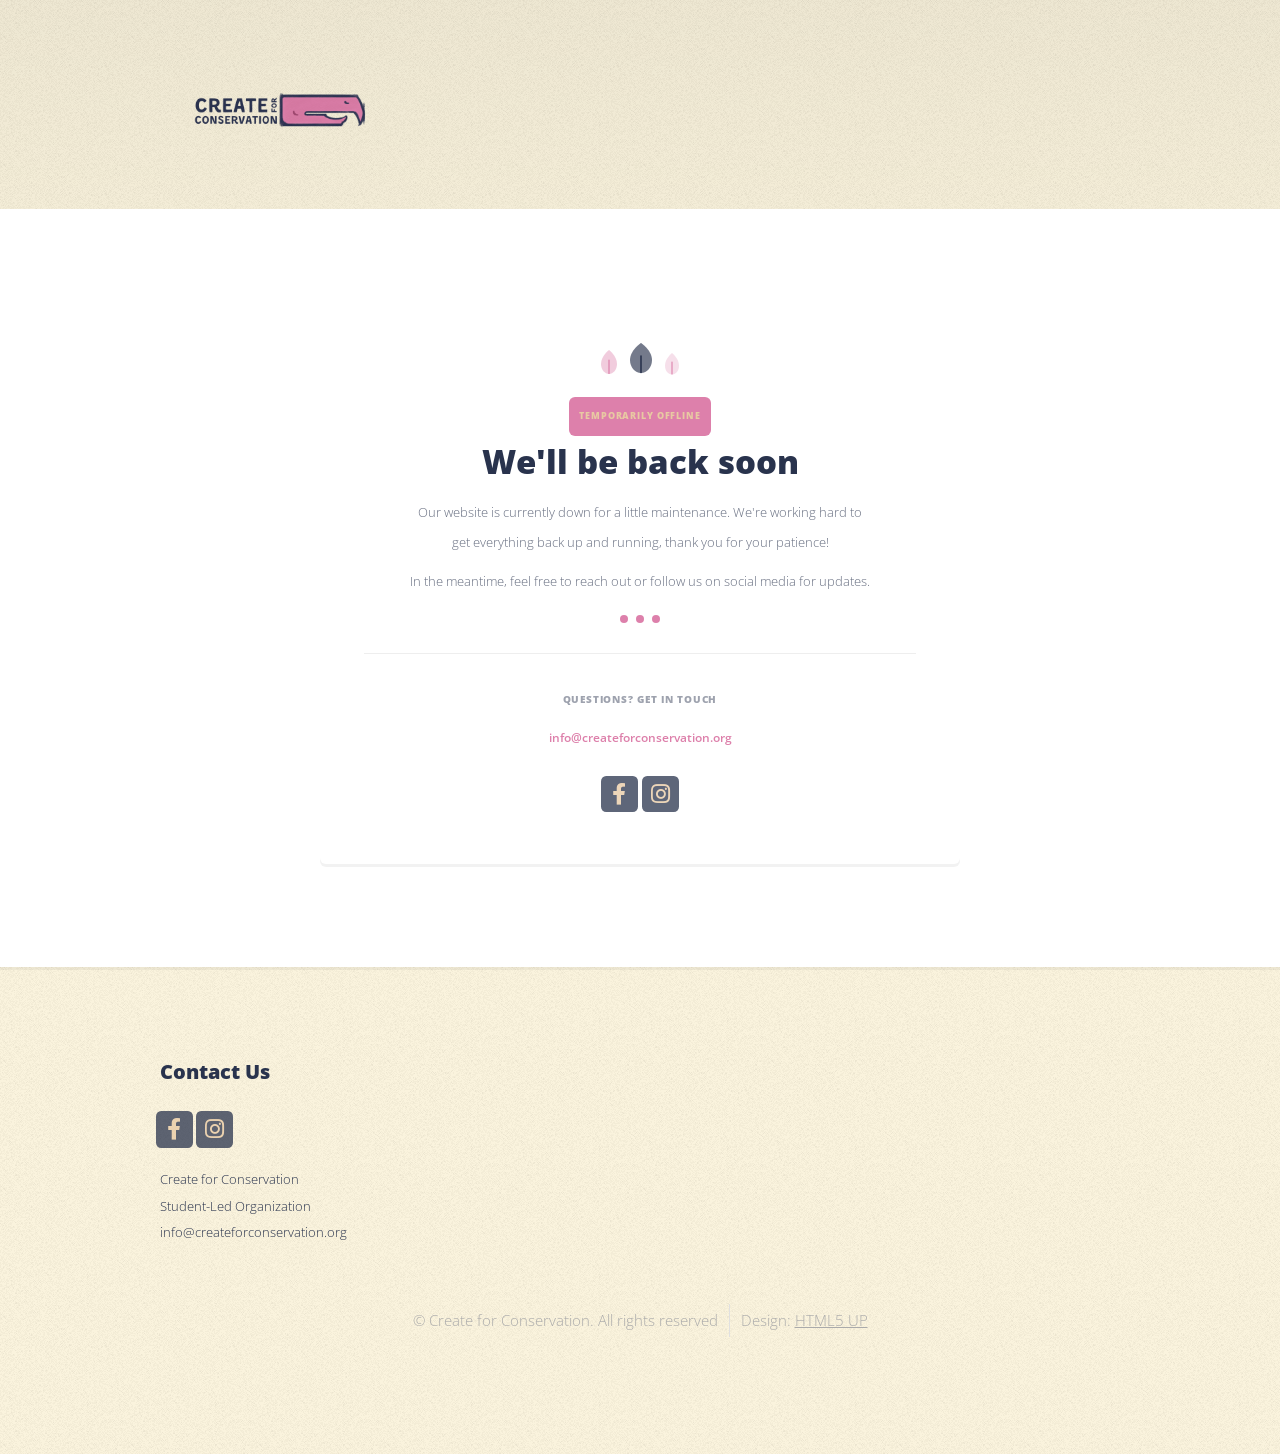
<file: index.html>
<!DOCTYPE HTML>
<html lang="en">
<head>
	<meta charset="utf-8" />
	<meta name="viewport" content="width=device-width, initial-scale=1, user-scalable=no" />
	<title>Create for Conservation Back Soon</title>
	<link rel="icon" type="image/png" href="assets/css/images/C4C_Logo_no_words.png" />
	<link rel="preconnect" href="https://fonts.googleapis.com" />
	<link rel="preconnect" href="https://fonts.gstatic.com" crossorigin />
	<link href="https://fonts.googleapis.com/css2?family=Oleo+Script:wght@400&family=Open+Sans:ital,wght@0,300;0,600;0,800;1,300&display=swap" rel="stylesheet" />
	<link rel="stylesheet" href="assets/css/fontawesome-all.min.css" />
	<style>
		/* ── Reset ── */
		*, *:before, *:after { box-sizing: border-box; margin: 0; padding: 0; border: 0; }
		ol, ul { list-style: none; }

		/* ── Site tokens (from main.css) ── */
		:root {
			--bg:     #faf3dd;
			--dark:   #29334d;
			--pink:   #dd80ab;
			--pink-h: #e99ec0;
			--pink-a: #d5669c;
			--cream:  #e8c9a2;
			--white:  #ffffff;
			--muted:  #aaa;
			--border: #eee;
		}

		html { box-sizing: border-box; }

		/* ── Body — matches main.css exactly ── */
		html, body { height: 100%; }

		body {
			background-image: linear-gradient(top, rgba(0,0,0,0.05), rgba(0,0,0,0)), url("assets/css/images/bg01.png");
			background-image: -webkit-linear-gradient(top, rgba(0,0,0,0.05), rgba(0,0,0,0)), url("assets/css/images/bg01.png");
			background-color: var(--bg);
			background-position: top left, top left;
			background-repeat: repeat-x, repeat;
			background-size: 100% 30em, auto;
			font-family: 'Open Sans', sans-serif;
			font-size: 13pt;
			color: var(--dark);
			font-weight: 300;
			line-height: 2.25em;
			min-height: 100vh;
			display: flex;
			flex-direction: column;
		}

		a { color: var(--pink); text-decoration: underline; }
		a:hover { text-decoration: none; }

		h2 {
			font-family: 'Open Sans', sans-serif;
			font-weight: 800;
			color: var(--dark);
			font-size: 2.25em;
			line-height: 1em;
			margin: 0 0 0.6em 0;
		}

		h3 {
			font-family: 'Open Sans', sans-serif;
			font-weight: 800;
			color: var(--dark);
			font-size: 1.35em;
			margin: 0 0 1em 0;
		}

		p { margin-bottom: 1em; }
		p:last-child { margin-bottom: 0; }

		/* ── Container ── */
		.container {
			margin: 0 auto;
			max-width: 100%;
			width: 1400px;
		}

		/* ── Header wrapper ── */
		#header-wrapper {
			padding: 4.5em 0 3em 0;
		}

		#header {
			position: relative;
			padding: 0 2em;
		}

		#logo { display: inline-block; }

		#logo img {
			max-width: 180px;
			height: auto;
		}

		/* ── Main white section ── */
		#main-wrapper {
			flex: 1;
			background: var(--white);
			box-shadow: 0px 3px 0px 0px rgba(0,0,0,0.05);
			padding: 5em 0;
		}

		/* ── Centered maintenance card ── */
		.maintenance-center {
			display: flex;
			justify-content: center;
			padding: 1em 2em 2em;
		}

		.box {
			background: var(--white);
			border-radius: 6px;
			box-shadow: 0px 3px 0px 0px rgba(0,0,0,0.05);
			padding: 3em 3em 3.5em;
			max-width: 640px;
			width: 100%;
			text-align: center;
		}

		/* ── Leaf animation ── */
		.leaves {
			display: flex;
			justify-content: center;
			align-items: flex-end;
			gap: 6px;
			margin-bottom: 1.5em;
		}

		.leaf-a { animation: float 3.2s ease-in-out infinite; }
		.leaf-b { animation: float 3.2s ease-in-out 0.5s infinite; }
		.leaf-c { animation: float 3.2s ease-in-out 1.0s infinite; }

		@keyframes float {
			0%, 100% { transform: translateY(0); }
			50%       { transform: translateY(-10px); }
		}

		/* ── Pink badge — uses site button styling ── */
		.badge {
			display: inline-block;
			background: var(--pink);
			color: var(--cream);
			font-family: 'Open Sans', sans-serif;
			font-weight: 800;
			font-size: 0.6em;
			letter-spacing: 0.1em;
			text-transform: uppercase;
			padding: 0.3em 1.1em;
			border-radius: 6px;
			margin-bottom: 1.1em;
		}

		/* ── Body copy ── */
		.box p {
			font-size: 0.9em;
			color: var(--dark);
			opacity: 0.7;
			line-height: 2.25em;
			max-width: 460px;
			margin: 0 auto 0.75em;
		}

		/* ── Pulsing dots ── */
		.dots {
			display: flex;
			justify-content: center;
			gap: 8px;
			margin: 1.25em 0 2em;
		}

		.dot {
			width: 8px;
			height: 8px;
			border-radius: 50%;
			background: var(--pink);
			animation: pulse 1.6s ease-in-out infinite;
		}
		.dot:nth-child(2) { animation-delay: 0.28s; }
		.dot:nth-child(3) { animation-delay: 0.56s; }

		@keyframes pulse {
			0%, 100% { opacity: 0.2; transform: scale(0.8); }
			50%       { opacity: 1;   transform: scale(1); }
		}

		/* ── Divider ── */
		hr.rule {
			border: none;
			border-top: solid 1px var(--border);
			margin: 0 0 2em;
		}

		/* ── Contact block ── */
		.contact-label {
			font-size: 0.65em;
			font-weight: 800;
			letter-spacing: 0.08em;
			text-transform: uppercase;
			color: var(--dark);
			opacity: 0.45;
			display: block;
			margin-bottom: 0.4em;
		}

		.contact-email {
			display: inline-block;
			font-size: 0.85em;
			font-weight: 600;
			color: var(--pink);
			text-decoration: none;
			margin-bottom: 1.75em;
			transition: color 0.25s ease-in-out;
		}
		.contact-email:hover { color: var(--pink-h); text-decoration: none; }

		/* ── Social icons — matches site .widget.contact ul li a exactly ── */
		.social-list {
			list-style: none;
			padding-left: 0;
			display: flex;
			justify-content: center;
			gap: 0.3em;
			margin: 0;
		}

		.social-list li { padding: 0; }

		.social-list li a {
			-webkit-transition: background-color .25s ease-in-out;
			transition: background-color .25s ease-in-out;
			display: inline-block;
			width: 2.5em;
			height: 2.5em;
			text-align: center;
			line-height: 2.5em;
			border-radius: 0.35em;
			outline: 0;
			opacity: 0.75;
			text-decoration: none;
			background: var(--dark);
		}

		.social-list li a:before {
			color: var(--cream);
			font-size: 1.5em;
			line-height: inherit;
		}

		.social-list li a:hover { background: #3a4666; opacity: 1; }
		.social-list li a:active { background: #4a5a80; }

		/* ── Footer wrapper ── */
		#footer-wrapper {
			padding: 6em 0 8em 0;
		}

		#footer { margin-top: 0; }

		#footer a { color: inherit; }

		/* ── .widget.contact — exact from main.css ── */
		.widget.contact ul {
			list-style: none;
			padding-left: 0;
			overflow: hidden;
			position: relative;
			left: -4px;
			top: 4px;
			margin-bottom: 1.5em;
			display: flex;
			gap: 0.25em;
		}

		.widget.contact ul li { padding: 0; }

		.widget.contact ul li a {
			-webkit-transition: background-color .25s ease-in-out;
			transition: background-color .25s ease-in-out;
			display: inline-block;
			width: 2.5em;
			height: 2.5em;
			text-align: center;
			line-height: 2.5em;
			border-radius: 0.35em;
			outline: 0;
			opacity: 0.75;
			text-decoration: none;
			background: var(--dark);
		}

		.widget.contact ul li a:before {
			color: var(--cream);
			font-size: 1.5em;
			line-height: inherit;
		}

		.widget.contact ul li a:hover { background: #3a4666; }
		.widget.contact ul li a:active { background: #4a5a80; }

		.widget.contact p {
			font-size: 0.9em;
			line-height: 2em;
		}

		/* ── Icon helpers ── */
		.icon:before {
			-moz-osx-font-smoothing: grayscale;
			-webkit-font-smoothing: antialiased;
			display: inline-block;
			font-style: normal;
			font-variant: normal;
			text-rendering: auto;
			line-height: 1;
			text-transform: none !important;
			font-family: 'Font Awesome 5 Free';
			font-weight: 400;
		}
		.icon:before { line-height: inherit; }
		.icon.solid:before { font-weight: 900; }
		.icon.brands:before { font-family: 'Font Awesome 5 Brands'; }
		.icon > .label { display: none; }

		/* ── Copyright ── */
		#copyright {
			color: var(--muted);
			padding: 4em 0 0 0;
			text-align: center;
		}

		#copyright a { color: inherit; }

		#copyright ul.menu {
			list-style: none;
			padding-left: 0;
		}

		#copyright ul.menu li {
			border-left: solid 1px #e0e0e0;
			display: inline-block;
			padding: 0 0 0 0.75em;
			margin: 0 0 0 0.75em;
		}

		#copyright ul.menu li:first-child {
			border-left: 0;
			margin-left: 0;
			padding-left: 0;
		}

		/* ── Row/col helpers (minimal) ── */
		.row {
			display: flex;
			flex-wrap: wrap;
			margin-top: -40px;
			margin-left: -40px;
		}

		.row > * {
			box-sizing: border-box;
			padding: 40px 0 0 40px;
		}

		.col-12 { width: 100%; }

		/* ── Responsive ── */
		@media screen and (max-width: 1680px) { .container { width: 1200px; } body { font-size: 12pt; } }
		@media screen and (max-width: 1280px) { .container { width: 960px; }  body { font-size: 11pt; } }

		@media screen and (max-width: 980px) {
			.container { width: 90%; }
			body { font-size: 11pt; }
			#header-wrapper { padding: 3em 0 1.5em 0; text-align: center; }
			#footer-wrapper { padding: 6em 0 4em 0; }
			.box { padding: 2.5em 1.75em; }
		}

		@media screen and (max-width: 736px) {
			.container { width: 100%; }
			body { line-height: 2em; }
			#header-wrapper { padding: 3em 0 1.5em 0; }
			#main-wrapper  { padding: 40px 30px; }
			#footer-wrapper { padding: 40px 30px; }
			.box { padding: 2em 1.25em; }
			h2 { font-size: 1.75em; }
			#copyright { text-align: left; }
		}
	</style>
</head>
<body>

	<!-- Header -->
	<div id="header-wrapper">
		<header id="header" class="container">
			<div id="logo">
				<a href="#"><img src="assets/css/images/C4C_Logo.png" alt="Create for Conservation" /></a>
			</div>
		</header>
	</div>

	<!-- Main -->
	<div id="main-wrapper">
		<div class="container">
			<div class="maintenance-center">
				<div class="box">

					<!-- Animated leaves in site brand colors -->
					<div class="leaves">
						<svg class="leaf-b" width="22" height="27" viewBox="0 0 22 27" fill="none" xmlns="http://www.w3.org/2000/svg">
							<path d="M11 2C11 2 3 8 3 16C3 21.8 6.9 26 11 26C15.1 26 19 21.8 19 16C19 8 11 2 11 2Z" fill="#dd80ab" opacity="0.4"/>
							<line x1="11" y1="25.5" x2="11" y2="12" stroke="#dd80ab" stroke-width="1.2" stroke-linecap="round"/>
						</svg>
						<svg class="leaf-a" width="30" height="34" viewBox="0 0 30 34" fill="none" xmlns="http://www.w3.org/2000/svg">
							<path d="M15 2C15 2 4 9 4 19C4 26.2 9 32 15 32C21 32 26 26.2 26 19C26 9 15 2 15 2Z" fill="#29334d" opacity="0.65"/>
							<line x1="15" y1="31.5" x2="15" y2="15" stroke="#29334d" stroke-width="1.6" stroke-linecap="round"/>
						</svg>
						<svg class="leaf-c" width="20" height="24" viewBox="0 0 20 24" fill="none" xmlns="http://www.w3.org/2000/svg">
							<path d="M10 2C10 2 3 7.5 3 14.5C3 19.8 6.1 23.5 10 23.5C13.9 23.5 17 19.8 17 14.5C17 7.5 10 2 10 2Z" fill="#dd80ab" opacity="0.25"/>
							<line x1="10" y1="23" x2="10" y2="11" stroke="#dd80ab" stroke-width="1.1" stroke-linecap="round"/>
						</svg>
					</div>

					<span class="badge">Temporarily Offline</span>

					<h2>We'll be back soon</h2>

					<p>Our website is currently down for a little maintenance. We're working hard to get everything back up and running, thank you for your patience!</p>
					<p>In the meantime, feel free to reach out or follow us on social media for updates.</p>

					<div class="dots">
						<span class="dot"></span>
						<span class="dot"></span>
						<span class="dot"></span>
					</div>

					<hr class="rule" />

					<span class="contact-label">Questions? Get in touch</span>
					<a class="contact-email" href="mailto:info@createforconservation.org">info@createforconservation.org</a>

					<br />

					<ul class="social-list">
						<li>
							<a href="https://www.facebook.com/share/1ZognSVCh6/?mibextid=wwXIfr" class="icon brands fa-facebook-f">
								<span class="label">Facebook</span>
							</a>
						</li>
						<li>
							<a href="https://www.instagram.com/create4orconservation/" class="icon brands fa-instagram">
								<span class="label">Instagram</span>
							</a>
						</li>
					</ul>

				</div>
			</div>
		</div>
	</div>

	<!-- Footer — identical structure to main site -->
	<div id="footer-wrapper">
		<footer id="footer" class="container">
			<div class="row">
				<div class="col-12">
					<section class="widget contact last">
						<h3>Contact Us</h3>
						<ul>
							<li>
								<a href="https://www.facebook.com/share/1ZognSVCh6/?mibextid=wwXIfr" class="icon brands fa-facebook-f">
									<span class="label">Facebook</span>
								</a>
							</li>
							<li>
								<a href="https://www.instagram.com/create4orconservation/" class="icon brands fa-instagram">
									<span class="label">Instagram</span>
								</a>
							</li>
						</ul>
						<p>Create for Conservation<br />
						Student-Led Organization<br />
						info@createforconservation.org</p>
					</section>
				</div>
			</div>
			<div class="row">
				<div class="col-12">
					<div id="copyright">
						<ul class="menu">
							<li>&copy; Create for Conservation. All rights reserved</li><li>Design: <a href="http://html5up.net">HTML5 UP</a></li>
						</ul>
					</div>
				</div>
			</div>
		</footer>
	</div>

</body>
</html>
</file>
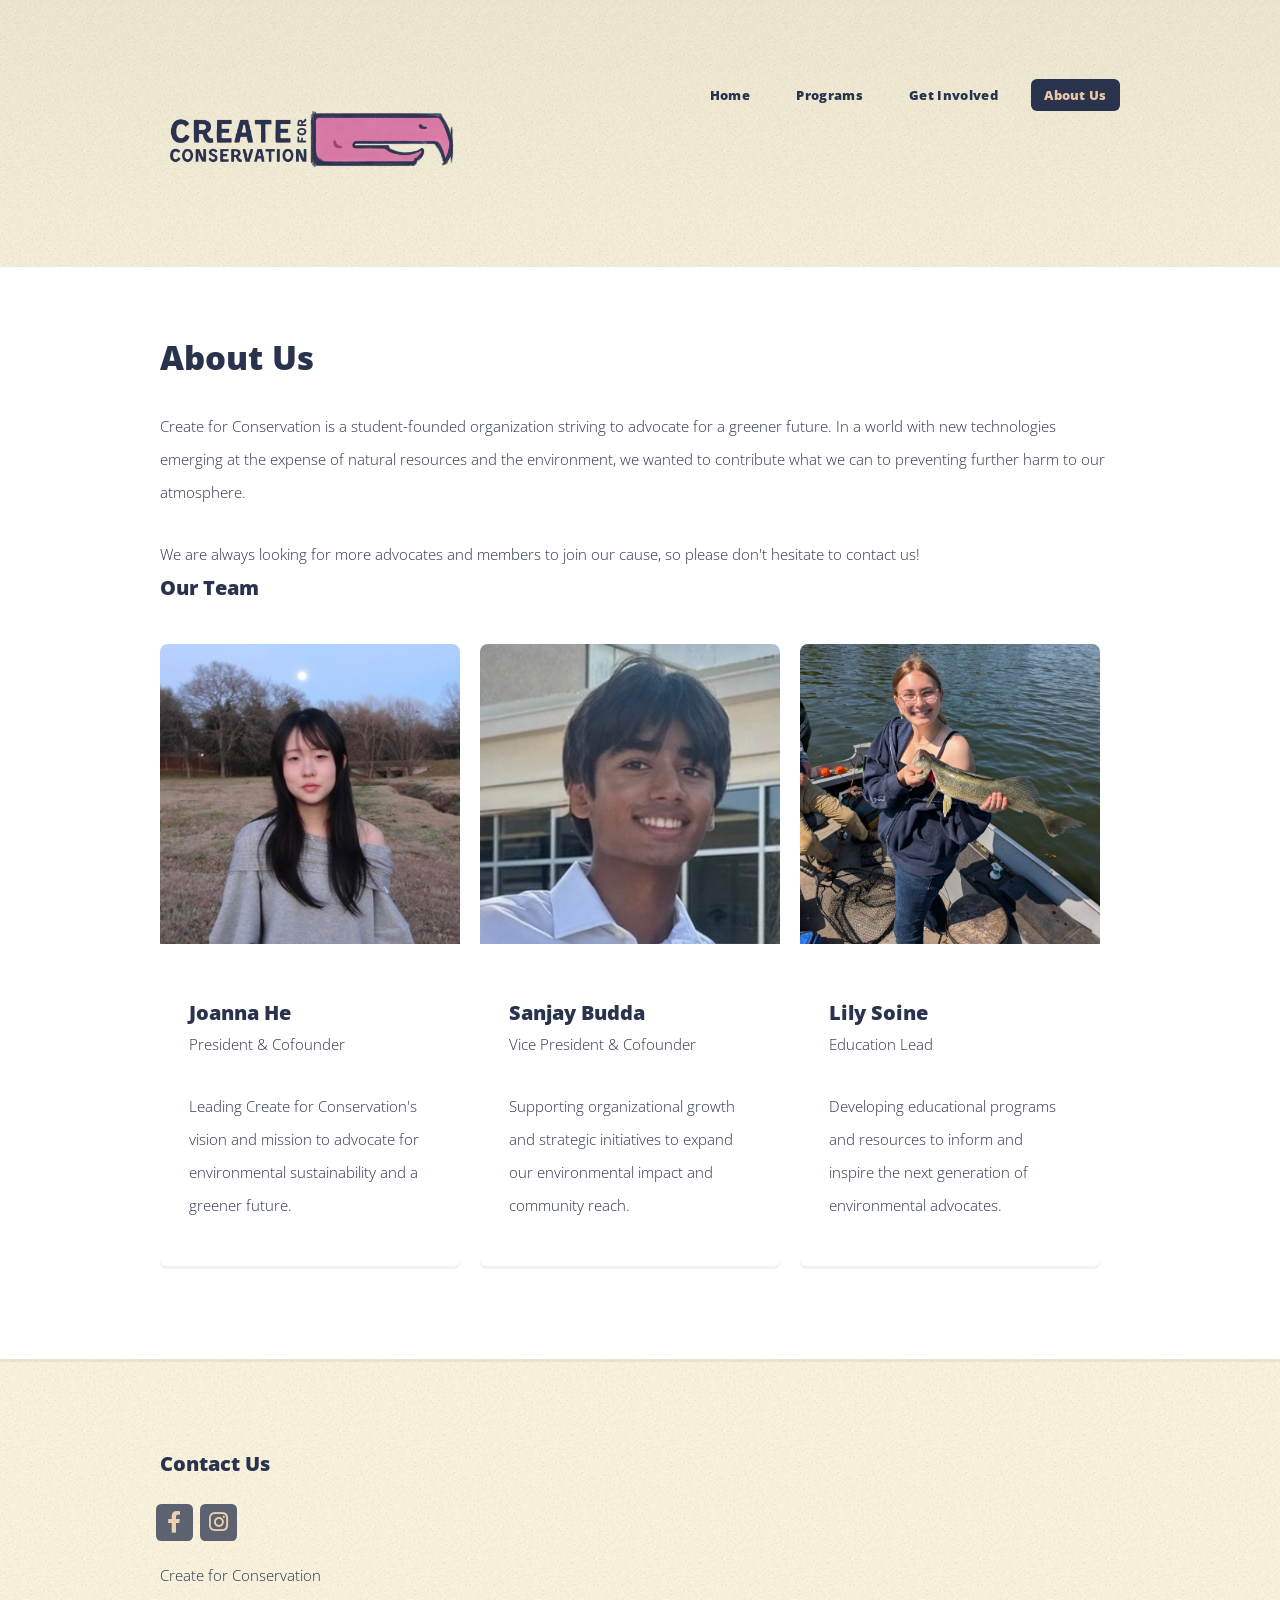
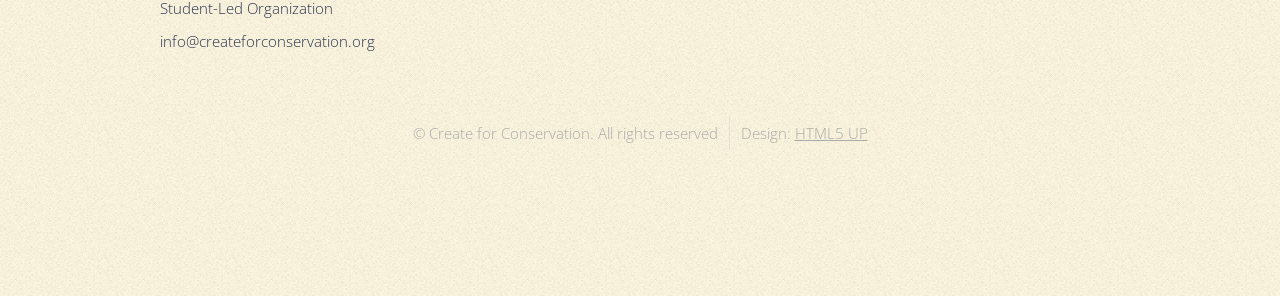
<file: about-us.html>
<!DOCTYPE HTML>
<!--
	Verti by HTML5 UP
	html5up.net | @ajlkn
	Free for personal and commercial use under the CCA 3.0 license (html5up.net/license)
-->
<html>
	<head>
		<title>About Us - Create for Conservation</title>
		<meta charset="utf-8" />
		<meta name="viewport" content="width=device-width, initial-scale=1, user-scalable=no" />
		<link rel="icon" type="image/png" href="assets/css/images/C4C_Logo_no_words.png" />
		<link rel="stylesheet" href="assets/css/main.css" />
		<style>
			#logo img {
				max-width: 300px;
				height: auto;
			}
			
			/* Team member card hover effects */
			.box.feature {
				transition: transform 0.5s ease, box-shadow 0.5s ease;
			}
			
			.box.feature:hover {
				transform: translateY(-5px);
				box-shadow: 0 5px 15px rgba(0, 0, 0, 0.1);
			}
			
			.box.feature .image.featured img {
				transition: transform 0.5s ease;
				width: 100%;
				height: 300px;
				object-fit: cover;
				display: block;
			}
			
			.box.feature:hover .image.featured img {
				transform: scale(1.02);
			}
			
			/* Horizontal scroll for team members */
			.team-scroll-container {
				display: flex;
				overflow-x: auto;
				gap: 20px;
				padding: 20px 0;
				scroll-behavior: smooth;
			}
			
			.team-scroll-container::-webkit-scrollbar {
				height: 8px;
			}
			
			.team-scroll-container::-webkit-scrollbar-track {
				background: #f1f1f1;
			}
			
			.team-scroll-container::-webkit-scrollbar-thumb {
				background: #888;
				border-radius: 4px;
			}
			
			.team-scroll-container::-webkit-scrollbar-thumb:hover {
				background: #555;
			}
			
			.team-member-card {
				flex: 0 0 300px;
				min-width: 300px;
			}
		</style>
	</head>
	<body class="is-preload right-sidebar">
		<div id="page-wrapper">

			<!-- Header -->
			<div id="header-wrapper">
				<header id="header" class="container">

					<!-- Logo -->
						<div id="logo">
							<a href="index.html"><img src="assets/css/images/C4C_Logo.png" alt="Create for Conservation" /></a>
						</div>

					<!-- Nav -->
						<nav id="nav">
							<ul>
								<li><a href="index.html">Home</a></li>
								<li>
									<a href="#">Programs</a>
									<ul>
									<li><a href="primary-program.html">Primary Program</a></li>
									<li><a href="teen-program.html">Teen Program</a></li>
								</ul>
							</li>
							<li><a href="get-involved.html">Get Involved</a></li>
								<li class="current"><a href="about-us.html">About Us</a></li>
							</ul>
						</nav>

				</header>
			</div>

			<!-- Main -->
			<div id="main-wrapper">
				<div class="container">
					<!-- About Section -->
					<div class="row gtr-200">
						<div class="col-12 col-12-medium">
							<div id="content">
								<article>
									<h2>About Us</h2>
									<p>Create for Conservation is a student-founded organization striving to advocate for a greener future. In a world with new technologies emerging at the expense of natural resources and the environment, we wanted to contribute what we can to preventing further harm to our atmosphere.</p>
									<p>We are always looking for more advocates and members to join our cause, so please don't hesitate to contact us!</p>
								</article>
							</div>
						</div>
					</div>

					<!-- Team Members -->
					<h3>Our Team</h3>
					<div class="team-scroll-container">
						<div class="team-member-card">
							<!-- Team Member 1 -->
							<section class="box feature">
								<div class="image featured"><img src="assets/css/images/joanna he.jpg" alt="Joanna He" /></div>
								<div class="inner">
									<header>
										<h2>Joanna He</h2>
										<p>President & Cofounder</p>
									</header>
									<p>Leading Create for Conservation's vision and mission to advocate for environmental sustainability and a greener future.</p>
								</div>
							</section>
						</div>
						<div class="team-member-card">
							<!-- Team Member 2 -->
							<section class="box feature">
								<div class="image featured"><img src="assets/css/images/sanjay budda.jpg" alt="Sanjay Budda" /></div>
								<div class="inner">
									<header>
										<h2>Sanjay Budda</h2>
										<p>Vice President & Cofounder</p>
									</header>
									<p>Supporting organizational growth and strategic initiatives to expand our environmental impact and community reach.</p>
								</div>
							</section>
						</div>
						<div class="team-member-card">
							<!-- Team Member 3 -->
							<section class="box feature">
								<div class="image featured"><img src="assets/css/images/lily soine.jpeg" alt="Lily Soine" /></div>
								<div class="inner">
									<header>
										<h2>Lily Soine</h2>
										<p>Education Lead</p>
									</header>
									<p>Developing educational programs and resources to inform and inspire the next generation of environmental advocates.</p>
								</div>
							</section>
						</div>
						<div class="team-member-card">
							<!-- Team Member 4 -->
							<section class="box feature">
								<div class="image featured"><img src="assets/css/images/ishaant majumdar.jpeg" alt="Ishaant Majumdar" /></div>
								<div class="inner">
									<header>
										<h2>Ishaant Majumdar</h2>
										<p>Technology Lead</p>
									</header>
									<p>Leveraging technology and innovation to advance Create for Conservation's digital presence and technical capabilities.</p>
								</div>
							</section>
						</div>
					</div>
				</div>
			</div>

			<!-- Footer -->
			<div id="footer-wrapper">
				<footer id="footer" class="container">
					<div class="row">
						<div class="col-12">
							<!-- Contact -->
								<section class="widget contact last">
									<h3>Contact Us</h3>
									<ul>
										<li><a href="https://www.facebook.com/share/1ZognSVCh6/?mibextid=wwXIfr" class="icon brands fa-facebook-f"><span class="label">Facebook</span></a></li>
										<li><a href="https://www.instagram.com/create4orconservation/" class="icon brands fa-instagram"><span class="label">Instagram</span></a></li>
									</ul>
									<p>Create for Conservation<br />
									Student-Led Organization<br />
									info@createforconservation.org</p>
								</section>
						</div>
					</div>
					<div class="row">
						<div class="col-12">
							<div id="copyright">
								<ul class="menu">
									<li>&copy; Create for Conservation. All rights reserved</li><li>Design: <a href="http://html5up.net">HTML5 UP</a></li>
								</ul>
							</div>
						</div>
					</div>
				</footer>
			</div>

		</div>

		<!-- Scripts -->
		<script src="assets/js/jquery.min.js"></script>
		<script src="assets/js/jquery.dropotron.min.js"></script>
		<script src="assets/js/browser.min.js"></script>
		<script src="assets/js/breakpoints.min.js"></script>
		<script src="assets/js/util.js"></script>
		<script src="assets/js/main.js"></script>

	</body>
</html>
</file>
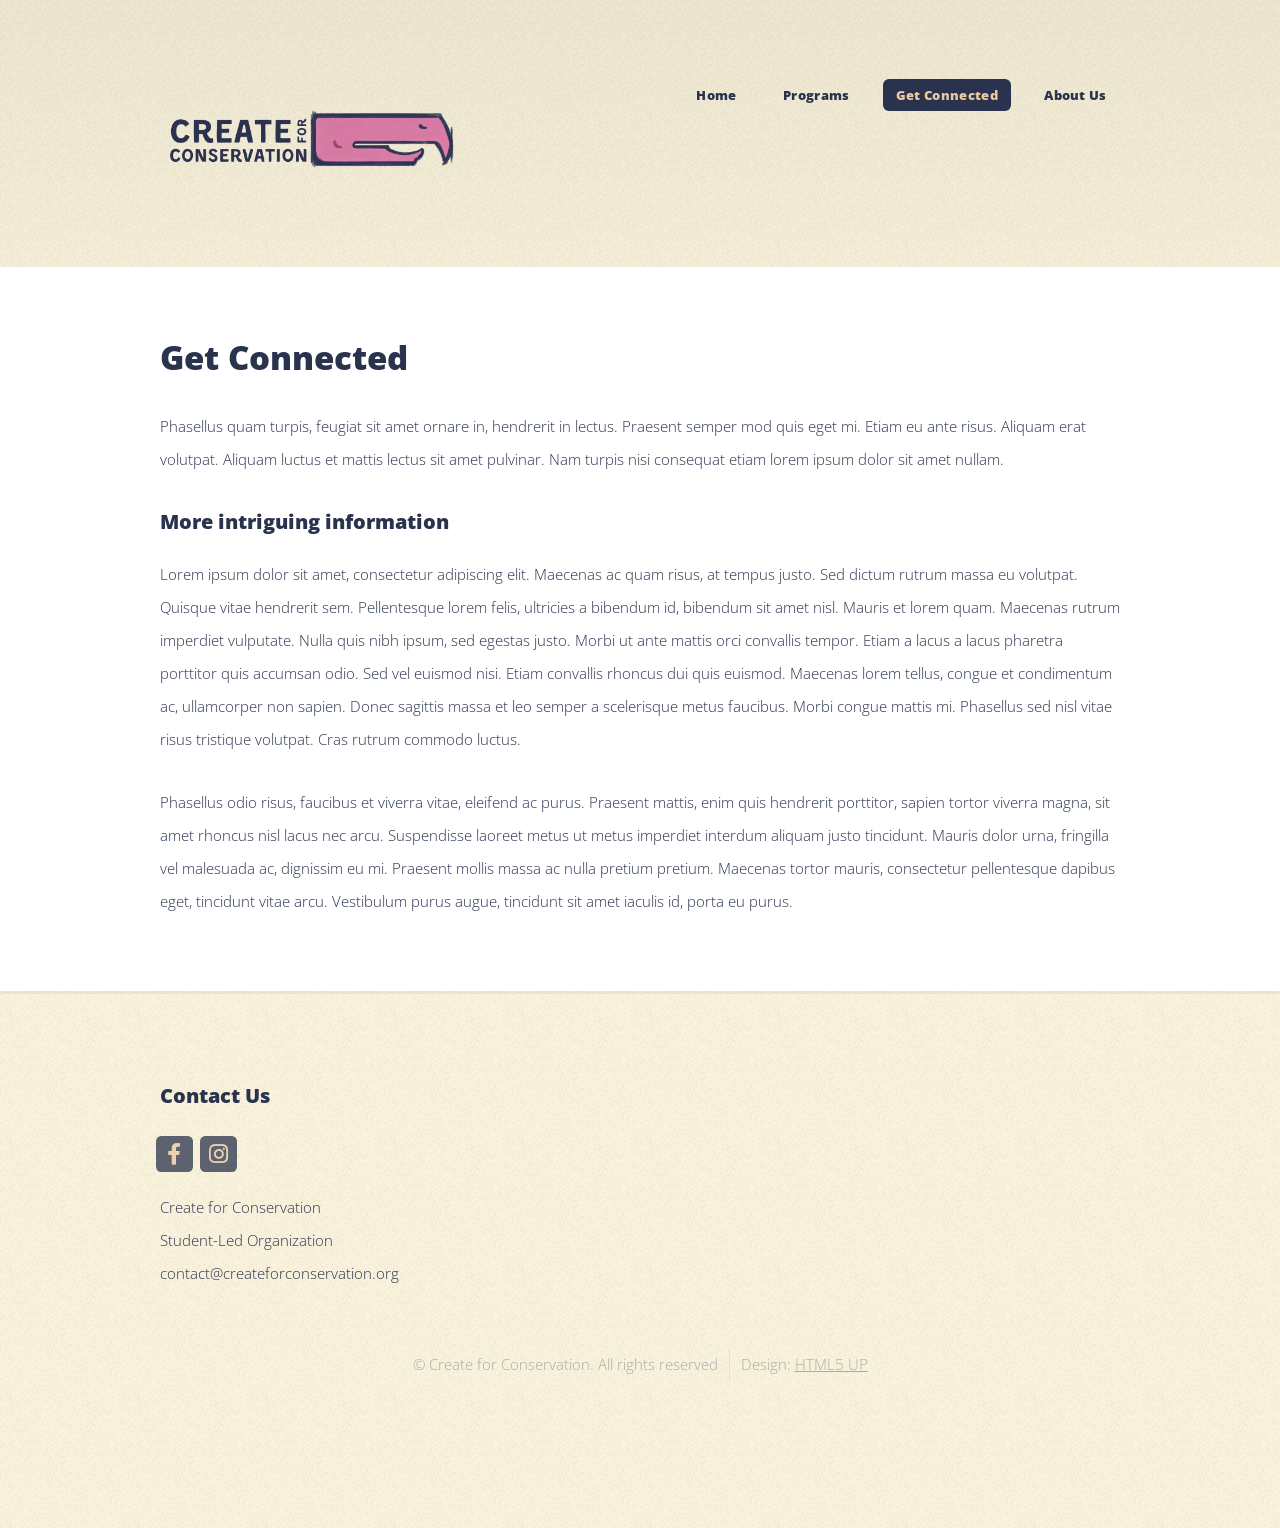
<file: get-connected.html>
<!DOCTYPE HTML>
<!--
	Verti by HTML5 UP
	html5up.net | @ajlkn
	Free for personal and commercial use under the CCA 3.0 license (html5up.net/license)
-->
<html>
	<head>
		<title>Get Connected - Create for Conservation</title>
		<meta charset="utf-8" />
		<meta name="viewport" content="width=device-width, initial-scale=1, user-scalable=no" />
		<link rel="stylesheet" href="assets/css/main.css" />
		<style>
	#logo img {
		max-width: 300px;
		height: auto;
	}
</style>
	</head>
	<body class="is-preload left-sidebar">
		<div id="page-wrapper">

			<!-- Header -->
<div id="header-wrapper">
	<header id="header" class="container">

		<!-- Logo -->
			<div id="logo">
				<a href="index.html"><img src="assets/css/images/C4C_Logo.png" alt="Create for Conservation" /></a>
			</div>

		<!-- Nav -->
			<nav id="nav">
				<ul>
					<li><a href="index.html">Home</a></li>
					<li>
						<a href="#">Programs</a>
						<ul>
							<li><a href="#">Lorem ipsum dolor</a></li>
							<li><a href="#">Magna phasellus</a></li>
							<li>
								<a href="#">Phasellus consequat</a>
								<ul>
									<li><a href="#">Lorem ipsum dolor</a></li>
									<li><a href="#">Phasellus consequat</a></li>
									<li><a href="#">Magna phasellus</a></li>
									<li><a href="#">Etiam dolore nisl</a></li>
								</ul>
							</li>
							<li><a href="#">Veroeros feugiat</a></li>
						</ul>
					</li>
					<li class="current"><a href="get-connected.html">Get Connected</a></li>
					<li><a href="about-us.html">About Us</a></li>
				</ul>
			</nav>

	</header>
</div>

			<!-- Main -->
<div id="main-wrapper">
	<div class="container">
		<div class="row gtr-200">
			<div class="col-12 col-12-medium">
				<div id="content">

					<!-- Content -->
						<article>

							<h2>Get Connected</h2>

							<p>Phasellus quam turpis, feugiat sit amet ornare in, hendrerit in lectus.
							Praesent semper mod quis eget mi. Etiam eu ante risus. Aliquam erat volutpat.
							Aliquam luctus et mattis lectus sit amet pulvinar. Nam turpis nisi
							consequat etiam lorem ipsum dolor sit amet nullam.</p>

							<h3>More intriguing information</h3>
							<p>Lorem ipsum dolor sit amet, consectetur adipiscing elit. Maecenas ac quam risus, at tempus
							justo. Sed dictum rutrum massa eu volutpat. Quisque vitae hendrerit sem. Pellentesque lorem felis,
							ultricies a bibendum id, bibendum sit amet nisl. Mauris et lorem quam. Maecenas rutrum imperdiet
							vulputate. Nulla quis nibh ipsum, sed egestas justo. Morbi ut ante mattis orci convallis tempor.
							Etiam a lacus a lacus pharetra porttitor quis accumsan odio. Sed vel euismod nisi. Etiam convallis
							rhoncus dui quis euismod. Maecenas lorem tellus, congue et condimentum ac, ullamcorper non sapien.
							Donec sagittis massa et leo semper a scelerisque metus faucibus. Morbi congue mattis mi.
							Phasellus sed nisl vitae risus tristique volutpat. Cras rutrum commodo luctus.</p>

							<p>Phasellus odio risus, faucibus et viverra vitae, eleifend ac purus. Praesent mattis, enim
							quis hendrerit porttitor, sapien tortor viverra magna, sit amet rhoncus nisl lacus nec arcu.
							Suspendisse laoreet metus ut metus imperdiet interdum aliquam justo tincidunt. Mauris dolor urna,
							fringilla vel malesuada ac, dignissim eu mi. Praesent mollis massa ac nulla pretium pretium.
							Maecenas tortor mauris, consectetur pellentesque dapibus eget, tincidunt vitae arcu.
							Vestibulum purus augue, tincidunt sit amet iaculis id, porta eu purus.</p>

						</article>

				</div>
			</div>
		</div>
	</div>
</div>
			<!-- Footer -->
<div id="footer-wrapper">
	<footer id="footer" class="container">
		<div class="row">
			<div class="col-12">
				<!-- Contact -->
					<section class="widget contact last">
						<h3>Contact Us</h3>
						<ul>
							<li><a href="https://www.facebook.com/share/1ZognSVCh6/?mibextid=wwXIfr" class="icon brands fa-facebook-f"><span class="label">Facebook</span></a></li>
							<li><a href="https://www.instagram.com/create4orconservation/" class="icon brands fa-instagram"><span class="label">Instagram</span></a></li>
						</ul>
						<p>Create for Conservation<br />
						Student-Led Organization<br />
						contact@createforconservation.org</p>
					</section>
			</div>
		</div>
		<div class="row">
			<div class="col-12">
				<div id="copyright">
					<ul class="menu">
						<li>&copy; Create for Conservation. All rights reserved</li><li>Design: <a href="http://html5up.net">HTML5 UP</a></li>
					</ul>
				</div>
			</div>
		</div>
	</footer>
</div>

		<!-- Scripts -->

			<script src="assets/js/jquery.min.js"></script>
			<script src="assets/js/jquery.dropotron.min.js"></script>
			<script src="assets/js/browser.min.js"></script>
			<script src="assets/js/breakpoints.min.js"></script>
			<script src="assets/js/util.js"></script>
			<script src="assets/js/main.js"></script>

	</body>
</html>
</file>
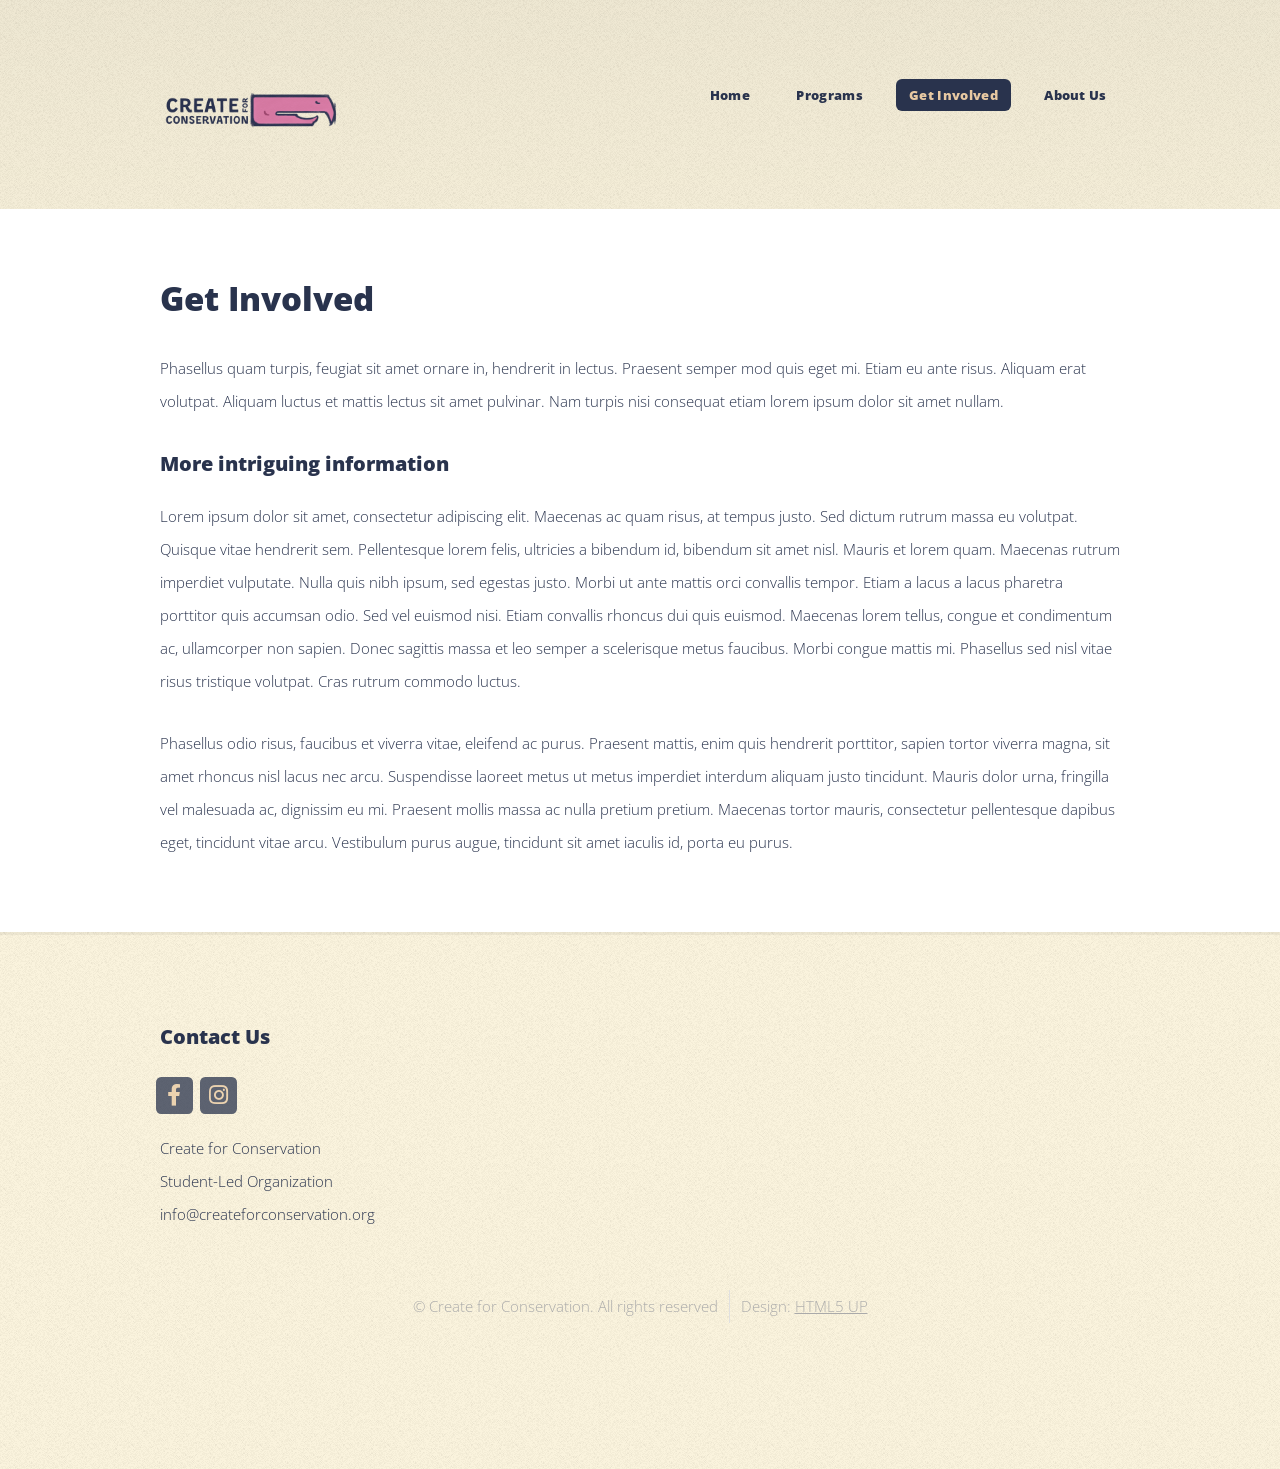
<file: get-involved.html>
<!DOCTYPE HTML>
<!--
	Verti by HTML5 UP
	html5up.net | @ajlkn
	Free for personal and commercial use under the CCA 3.0 license (html5up.net/license)
-->
<html>
	<head>
		<title>Get Involved - Create for Conservation</title>
		<meta charset="utf-8" />
		<meta name="viewport" content="width=device-width, initial-scale=1, user-scalable=no" />
		<link rel="icon" type="image/png" href="assets/css/images/C4C_Logo_no_words.png" />
		<link rel="stylesheet" href="assets/css/main.css" />
		<style>
		#logo img {
			max-width: 180px;
			height: auto;
		}
	</style>
	</head>
	<body class="is-preload left-sidebar">
		<div id="page-wrapper">

			<!-- Header -->
<div id="header-wrapper">
	<header id="header" class="container">

		<!-- Logo -->
			<div id="logo">
				<a href="index.html"><img src="assets/css/images/C4C_Logo.png" alt="Create for Conservation" /></a>
			</div>

		<!-- Nav -->
			<nav id="nav">
				<ul>
					<li><a href="index.html">Home</a></li>
					<li>
						<a href="#">Programs</a>
						<ul>
						<li><a href="primary-program.html">Primary Program</a></li>
						<li><a href="teen-program.html">Teen Program</a></li>
					</ul>
				</li>
				<li class="current"><a href="get-involved.html">Get Involved</a></li>
					<li><a href="about-us.html">About Us</a></li>
				</ul>
			</nav>

	</header>
</div>

			<!-- Main -->
<div id="main-wrapper">
	<div class="container">
		<div class="row gtr-200">
			<div class="col-12 col-12-medium">
				<div id="content">

					<!-- Content -->
						<article>

							<h2>Get Involved</h2>

							<p>Phasellus quam turpis, feugiat sit amet ornare in, hendrerit in lectus.
							Praesent semper mod quis eget mi. Etiam eu ante risus. Aliquam erat volutpat.
							Aliquam luctus et mattis lectus sit amet pulvinar. Nam turpis nisi
							consequat etiam lorem ipsum dolor sit amet nullam.</p>

							<h3>More intriguing information</h3>
							<p>Lorem ipsum dolor sit amet, consectetur adipiscing elit. Maecenas ac quam risus, at tempus
							justo. Sed dictum rutrum massa eu volutpat. Quisque vitae hendrerit sem. Pellentesque lorem felis,
							ultricies a bibendum id, bibendum sit amet nisl. Mauris et lorem quam. Maecenas rutrum imperdiet
							vulputate. Nulla quis nibh ipsum, sed egestas justo. Morbi ut ante mattis orci convallis tempor.
							Etiam a lacus a lacus pharetra porttitor quis accumsan odio. Sed vel euismod nisi. Etiam convallis
							rhoncus dui quis euismod. Maecenas lorem tellus, congue et condimentum ac, ullamcorper non sapien.
							Donec sagittis massa et leo semper a scelerisque metus faucibus. Morbi congue mattis mi.
							Phasellus sed nisl vitae risus tristique volutpat. Cras rutrum commodo luctus.</p>

							<p>Phasellus odio risus, faucibus et viverra vitae, eleifend ac purus. Praesent mattis, enim
							quis hendrerit porttitor, sapien tortor viverra magna, sit amet rhoncus nisl lacus nec arcu.
							Suspendisse laoreet metus ut metus imperdiet interdum aliquam justo tincidunt. Mauris dolor urna,
							fringilla vel malesuada ac, dignissim eu mi. Praesent mollis massa ac nulla pretium pretium.
							Maecenas tortor mauris, consectetur pellentesque dapibus eget, tincidunt vitae arcu.
							Vestibulum purus augue, tincidunt sit amet iaculis id, porta eu purus.</p>

						</article>

				</div>
			</div>
		</div>
	</div>
</div>
			<!-- Footer -->
<div id="footer-wrapper">
	<footer id="footer" class="container">
		<div class="row">
			<div class="col-12">
				<!-- Contact -->
					<section class="widget contact last">
						<h3>Contact Us</h3>
						<ul>
							<li><a href="https://www.facebook.com/share/1ZognSVCh6/?mibextid=wwXIfr" class="icon brands fa-facebook-f"><span class="label">Facebook</span></a></li>
							<li><a href="https://www.instagram.com/create4orconservation/" class="icon brands fa-instagram"><span class="label">Instagram</span></a></li>
						</ul>
						<p>Create for Conservation<br />
						Student-Led Organization<br />
						info@createforconservation.org</p>
					</section>
			</div>
		</div>
		<div class="row">
			<div class="col-12">
				<div id="copyright">
					<ul class="menu">
						<li>&copy; Create for Conservation. All rights reserved</li><li>Design: <a href="http://html5up.net">HTML5 UP</a></li>
					</ul>
				</div>
			</div>
		</div>
	</footer>
</div>

		<!-- Scripts -->

			<script src="assets/js/jquery.min.js"></script>
			<script src="assets/js/jquery.dropotron.min.js"></script>
			<script src="assets/js/browser.min.js"></script>
			<script src="assets/js/breakpoints.min.js"></script>
			<script src="assets/js/util.js"></script>
			<script src="assets/js/main.js"></script>

	</body>
</html>
</file>
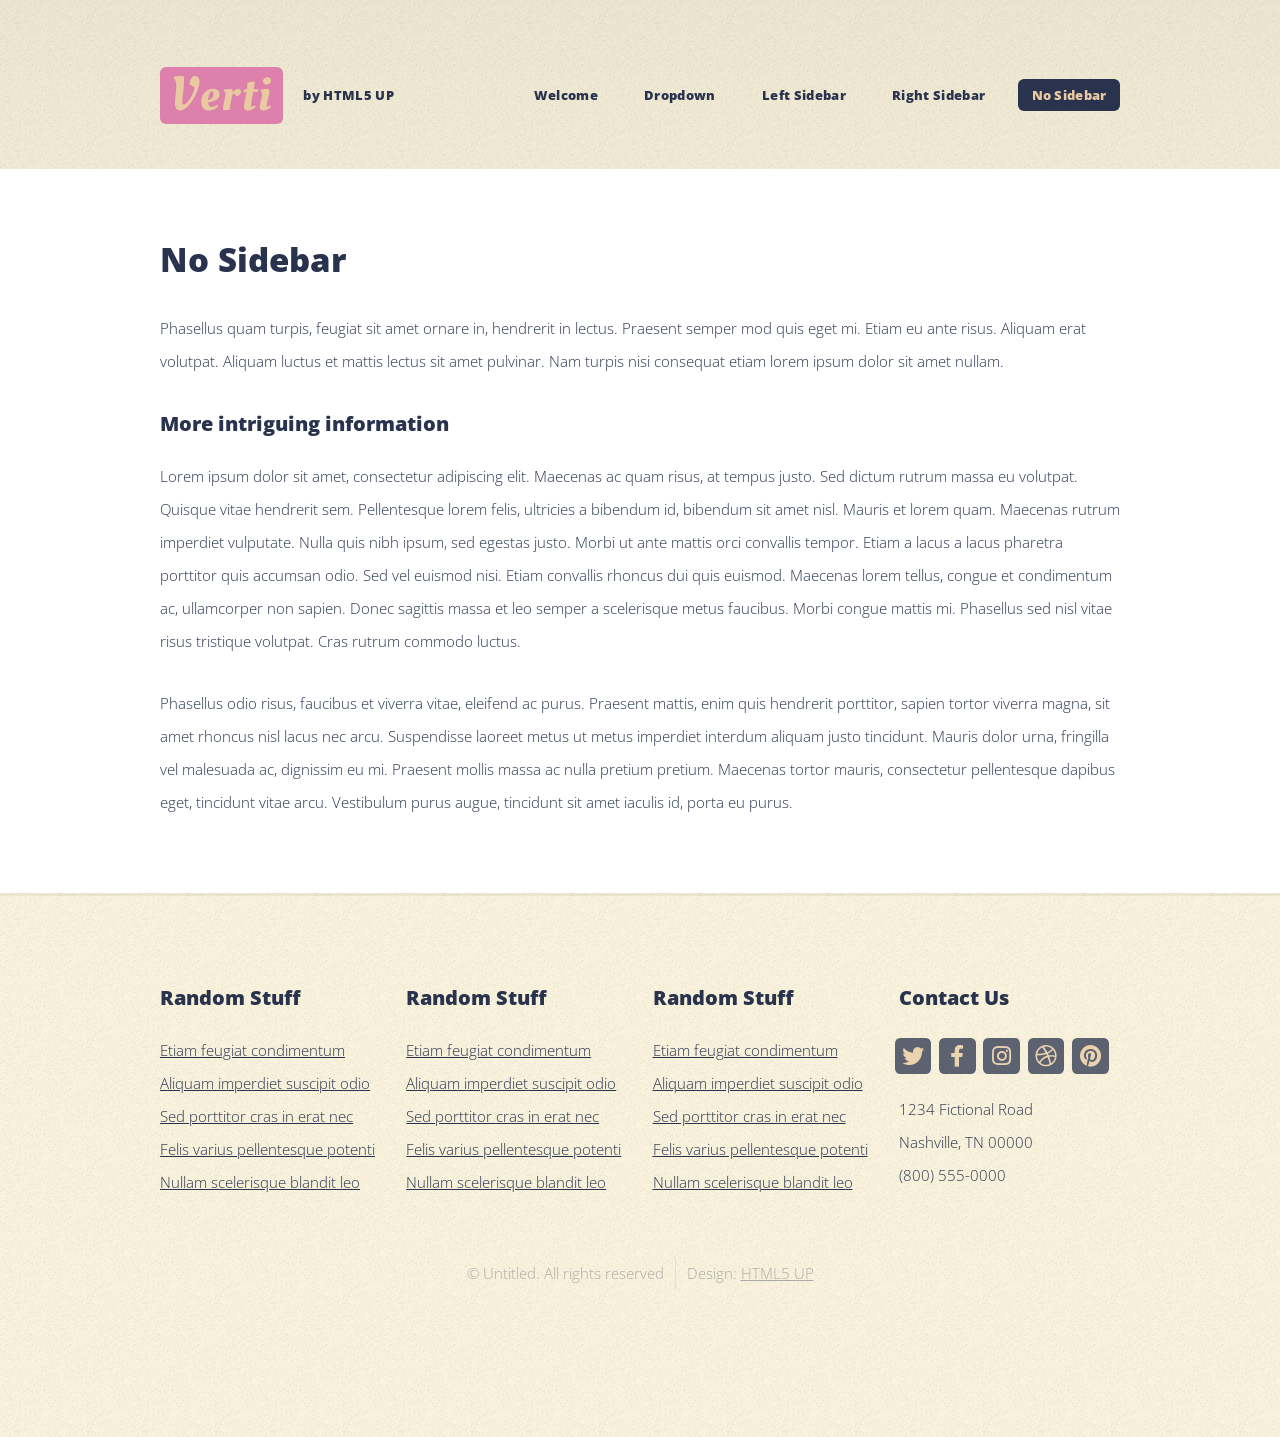
<file: no-sidebar.html>
<!DOCTYPE HTML>
<!--
	Verti by HTML5 UP
	html5up.net | @ajlkn
	Free for personal and commercial use under the CCA 3.0 license (html5up.net/license)
-->
<html>
	<head>
		<title>Verti by HTML5 UP</title>
		<meta charset="utf-8" />
		<meta name="viewport" content="width=device-width, initial-scale=1, user-scalable=no" />
		<link rel="stylesheet" href="assets/css/main.css" />
	</head>
	<body class="is-preload no-sidebar">
		<div id="page-wrapper">

			<!-- Header -->
				<div id="header-wrapper">
					<header id="header" class="container">

						<!-- Logo -->
							<div id="logo">
								<h1><a href="index.html">Verti</a></h1>
								<span>by HTML5 UP</span>
							</div>

						<!-- Nav -->
							<nav id="nav">
								<ul>
									<li><a href="index.html">Welcome</a></li>
									<li>
										<a href="#">Dropdown</a>
										<ul>
											<li><a href="#">Lorem ipsum dolor</a></li>
											<li><a href="#">Magna phasellus</a></li>
											<li>
												<a href="#">Phasellus consequat</a>
												<ul>
													<li><a href="#">Lorem ipsum dolor</a></li>
													<li><a href="#">Phasellus consequat</a></li>
													<li><a href="#">Magna phasellus</a></li>
													<li><a href="#">Etiam dolore nisl</a></li>
												</ul>
											</li>
											<li><a href="#">Veroeros feugiat</a></li>
										</ul>
									</li>
									<li><a href="left-sidebar.html">Left Sidebar</a></li>
									<li><a href="right-sidebar.html">Right Sidebar</a></li>
									<li class="current"><a href="no-sidebar.html">No Sidebar</a></li>
								</ul>
							</nav>

					</header>
				</div>

			<!-- Main -->
				<div id="main-wrapper">
					<div class="container">
						<div id="content">

							<!-- Content -->
								<article>

									<h2>No Sidebar</h2>

									<p>Phasellus quam turpis, feugiat sit amet ornare in, hendrerit in lectus.
									Praesent semper mod quis eget mi. Etiam eu ante risus. Aliquam erat volutpat.
									Aliquam luctus et mattis lectus sit amet pulvinar. Nam turpis nisi
									consequat etiam lorem ipsum dolor sit amet nullam.</p>

									<h3>More intriguing information</h3>
									<p>Lorem ipsum dolor sit amet, consectetur adipiscing elit. Maecenas ac quam risus, at tempus
									justo. Sed dictum rutrum massa eu volutpat. Quisque vitae hendrerit sem. Pellentesque lorem felis,
									ultricies a bibendum id, bibendum sit amet nisl. Mauris et lorem quam. Maecenas rutrum imperdiet
									vulputate. Nulla quis nibh ipsum, sed egestas justo. Morbi ut ante mattis orci convallis tempor.
									Etiam a lacus a lacus pharetra porttitor quis accumsan odio. Sed vel euismod nisi. Etiam convallis
									rhoncus dui quis euismod. Maecenas lorem tellus, congue et condimentum ac, ullamcorper non sapien.
									Donec sagittis massa et leo semper a scelerisque metus faucibus. Morbi congue mattis mi.
									Phasellus sed nisl vitae risus tristique volutpat. Cras rutrum commodo luctus.</p>

									<p>Phasellus odio risus, faucibus et viverra vitae, eleifend ac purus. Praesent mattis, enim
									quis hendrerit porttitor, sapien tortor viverra magna, sit amet rhoncus nisl lacus nec arcu.
									Suspendisse laoreet metus ut metus imperdiet interdum aliquam justo tincidunt. Mauris dolor urna,
									fringilla vel malesuada ac, dignissim eu mi. Praesent mollis massa ac nulla pretium pretium.
									Maecenas tortor mauris, consectetur pellentesque dapibus eget, tincidunt vitae arcu.
									Vestibulum purus augue, tincidunt sit amet iaculis id, porta eu purus.</p>

								</article>

						</div>
					</div>
				</div>

			<!-- Footer -->
				<div id="footer-wrapper">
					<footer id="footer" class="container">
						<div class="row">
							<div class="col-3 col-6-medium col-12-small">

								<!-- Links -->
									<section class="widget links">
										<h3>Random Stuff</h3>
										<ul class="style2">
											<li><a href="#">Etiam feugiat condimentum</a></li>
											<li><a href="#">Aliquam imperdiet suscipit odio</a></li>
											<li><a href="#">Sed porttitor cras in erat nec</a></li>
											<li><a href="#">Felis varius pellentesque potenti</a></li>
											<li><a href="#">Nullam scelerisque blandit leo</a></li>
										</ul>
									</section>

							</div>
							<div class="col-3 col-6-medium col-12-small">

								<!-- Links -->
									<section class="widget links">
										<h3>Random Stuff</h3>
										<ul class="style2">
											<li><a href="#">Etiam feugiat condimentum</a></li>
											<li><a href="#">Aliquam imperdiet suscipit odio</a></li>
											<li><a href="#">Sed porttitor cras in erat nec</a></li>
											<li><a href="#">Felis varius pellentesque potenti</a></li>
											<li><a href="#">Nullam scelerisque blandit leo</a></li>
										</ul>
									</section>

							</div>
							<div class="col-3 col-6-medium col-12-small">

								<!-- Links -->
									<section class="widget links">
										<h3>Random Stuff</h3>
										<ul class="style2">
											<li><a href="#">Etiam feugiat condimentum</a></li>
											<li><a href="#">Aliquam imperdiet suscipit odio</a></li>
											<li><a href="#">Sed porttitor cras in erat nec</a></li>
											<li><a href="#">Felis varius pellentesque potenti</a></li>
											<li><a href="#">Nullam scelerisque blandit leo</a></li>
										</ul>
									</section>

							</div>
							<div class="col-3 col-6-medium col-12-small">

								<!-- Contact -->
									<section class="widget contact">
										<h3>Contact Us</h3>
										<ul>
											<li><a href="#" class="icon brands fa-twitter"><span class="label">Twitter</span></a></li>
											<li><a href="#" class="icon brands fa-facebook-f"><span class="label">Facebook</span></a></li>
											<li><a href="#" class="icon brands fa-instagram"><span class="label">Instagram</span></a></li>
											<li><a href="#" class="icon brands fa-dribbble"><span class="label">Dribbble</span></a></li>
											<li><a href="#" class="icon brands fa-pinterest"><span class="label">Pinterest</span></a></li>
										</ul>
										<p>1234 Fictional Road<br />
										Nashville, TN 00000<br />
										(800) 555-0000</p>
									</section>

							</div>
						</div>
						<div class="row">
							<div class="col-12">
								<div id="copyright">
									<ul class="menu">
										<li>&copy; Untitled. All rights reserved</li><li>Design: <a href="http://html5up.net">HTML5 UP</a></li>
									</ul>
								</div>
							</div>
						</div>
					</footer>
				</div>

			</div>

		<!-- Scripts -->

			<script src="assets/js/jquery.min.js"></script>
			<script src="assets/js/jquery.dropotron.min.js"></script>
			<script src="assets/js/browser.min.js"></script>
			<script src="assets/js/breakpoints.min.js"></script>
			<script src="assets/js/util.js"></script>
			<script src="assets/js/main.js"></script>

	</body>
</html>
</file>
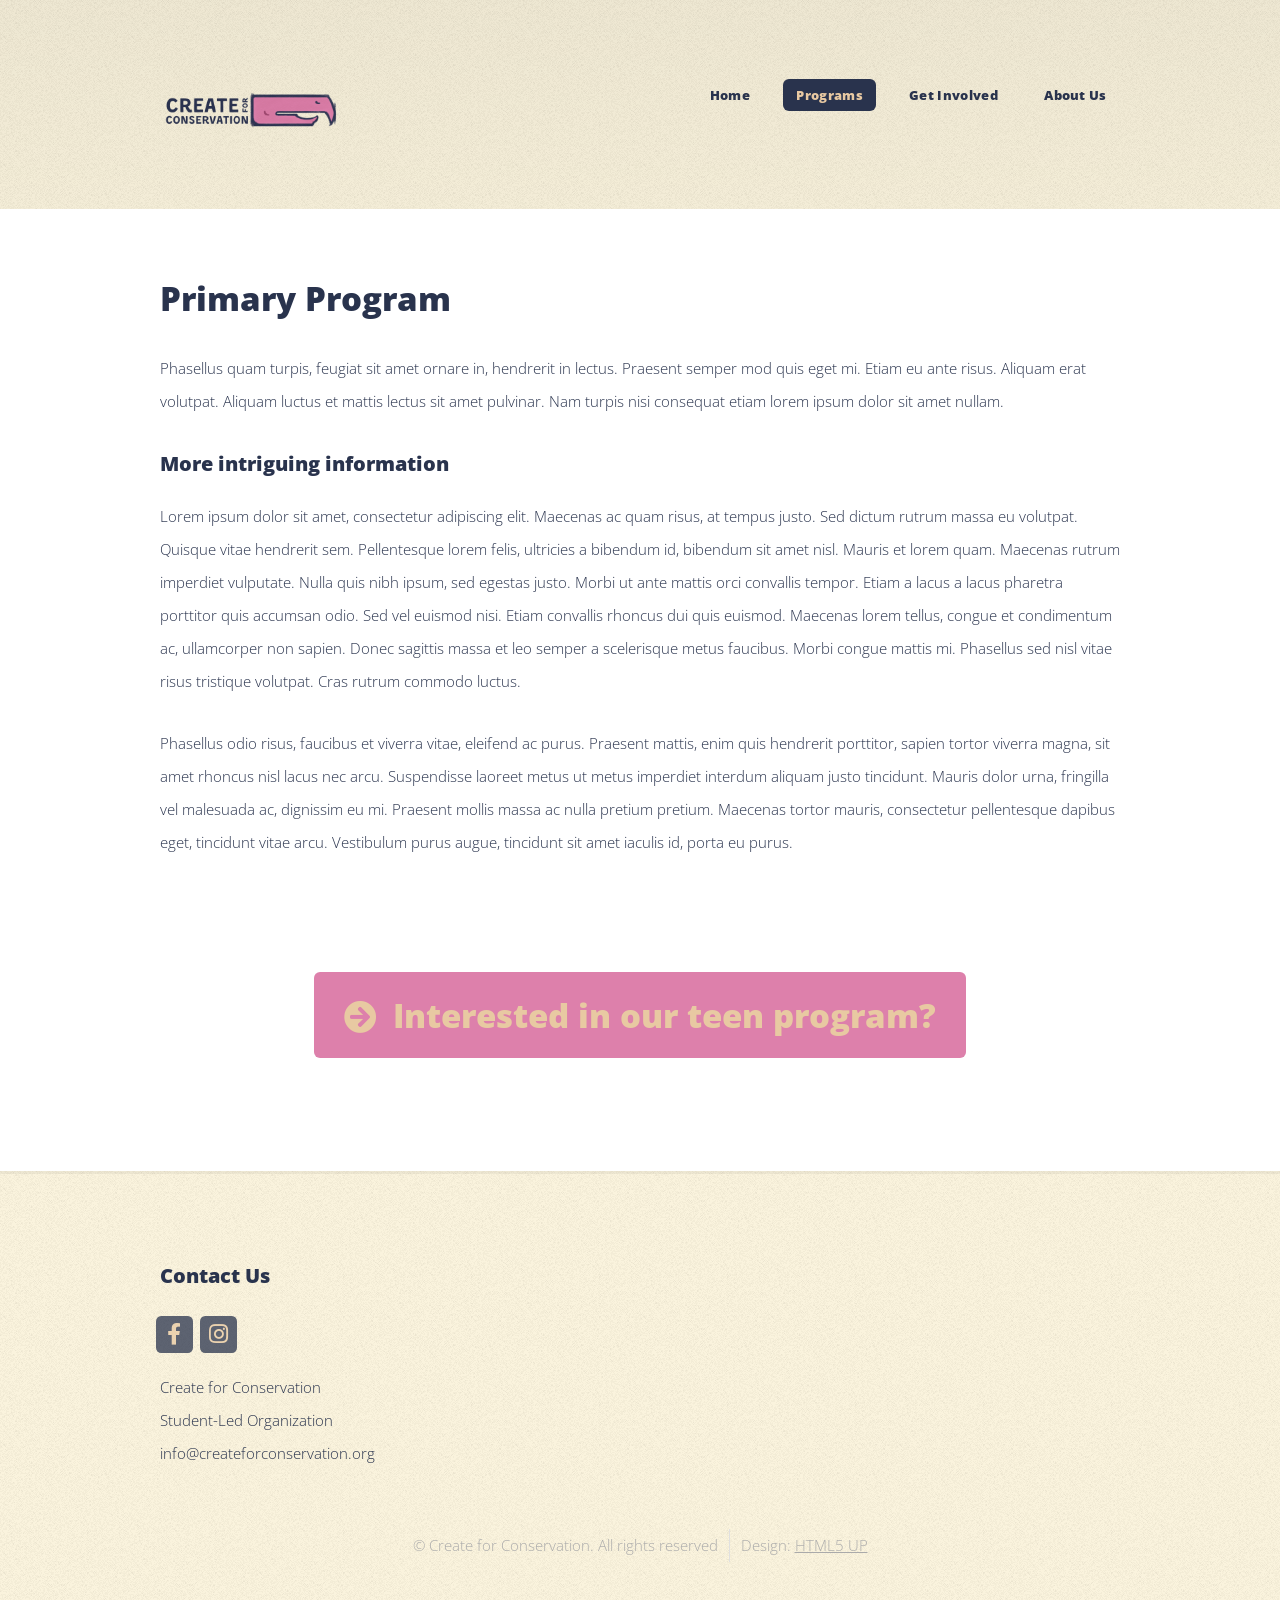
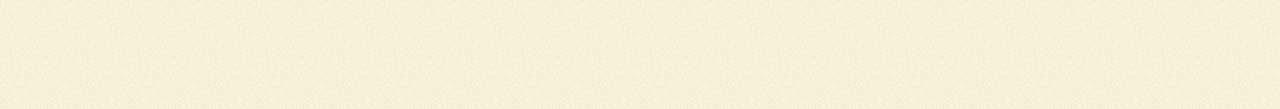
<file: primary-program.html>
<!DOCTYPE HTML>
<!--
	Verti by HTML5 UP
	html5up.net | @ajlkn
	Free for personal and commercial use under the CCA 3.0 license (html5up.net/license)
-->
<html>
	<head>
		<title>Primary Program - Create for Conservation</title>
		<meta charset="utf-8" />
		<meta name="viewport" content="width=device-width, initial-scale=1, user-scalable=no" />
		<link rel="icon" type="image/png" href="assets/css/images/C4C_Logo_no_words.png" />
		<link rel="stylesheet" href="assets/css/main.css" />
		<style>
	#logo img {
		max-width: 180px;
		height: auto;
	}
	
	.teen-program-cta {
		text-align: center;
		padding: 40px 20px;
		margin-top: 40px;
	}
</style>
	</head>
	<body class="is-preload left-sidebar">
		<div id="page-wrapper">

			<!-- Header -->
<div id="header-wrapper">
	<header id="header" class="container">

		<!-- Logo -->
			<div id="logo">
				<a href="index.html"><img src="assets/css/images/C4C_Logo.png" alt="Create for Conservation" /></a>
			</div>

		<!-- Nav -->
			<nav id="nav">
				<ul>
					<li><a href="index.html">Home</a></li>
					<li class="current">
						<a href="#">Programs</a>
						<ul>
							<li><a href="primary-program.html">Primary Program</a></li>
							<li><a href="teen-program.html">Teen Program</a></li>
						</ul>
					</li>
					<li><a href="get-involved.html">Get Involved</a></li>
					<li><a href="about-us.html">About Us</a></li>
				</ul>
			</nav>

	</header>
</div>

			<!-- Main -->
<div id="main-wrapper">
	<div class="container">
		<div class="row gtr-200">
			<div class="col-12 col-12-medium">
				<div id="content">

					<!-- Content -->
						<article>

							<h2>Primary Program</h2>

							<p>Phasellus quam turpis, feugiat sit amet ornare in, hendrerit in lectus.
							Praesent semper mod quis eget mi. Etiam eu ante risus. Aliquam erat volutpat.
							Aliquam luctus et mattis lectus sit amet pulvinar. Nam turpis nisi
							consequat etiam lorem ipsum dolor sit amet nullam.</p>

							<h3>More intriguing information</h3>
							<p>Lorem ipsum dolor sit amet, consectetur adipiscing elit. Maecenas ac quam risus, at tempus
							justo. Sed dictum rutrum massa eu volutpat. Quisque vitae hendrerit sem. Pellentesque lorem felis,
							ultricies a bibendum id, bibendum sit amet nisl. Mauris et lorem quam. Maecenas rutrum imperdiet
							vulputate. Nulla quis nibh ipsum, sed egestas justo. Morbi ut ante mattis orci convallis tempor.
							Etiam a lacus a lacus pharetra porttitor quis accumsan odio. Sed vel euismod nisi. Etiam convallis
							rhoncus dui quis euismod. Maecenas lorem tellus, congue et condimentum ac, ullamcorper non sapien.
							Donec sagittis massa et leo semper a scelerisque metus faucibus. Morbi congue mattis mi.
							Phasellus sed nisl vitae risus tristique volutpat. Cras rutrum commodo luctus.</p>

							<p>Phasellus odio risus, faucibus et viverra vitae, eleifend ac purus. Praesent mattis, enim
							quis hendrerit porttitor, sapien tortor viverra magna, sit amet rhoncus nisl lacus nec arcu.
							Suspendisse laoreet metus ut metus imperdiet interdum aliquam justo tincidunt. Mauris dolor urna,
							fringilla vel malesuada ac, dignissim eu mi. Praesent mollis massa ac nulla pretium pretium.
							Maecenas tortor mauris, consectetur pellentesque dapibus eget, tincidunt vitae arcu.
							Vestibulum purus augue, tincidunt sit amet iaculis id, porta eu purus.</p>

						</article>
						
						<!-- Teen Program CTA -->
						<div class="teen-program-cta">
							<a href="teen-program.html" class="button large icon solid fa-arrow-circle-right">Interested in our teen program?</a>
						</div>

				</div>
			</div>
		</div>
	</div>
</div>
			<!-- Footer -->
<div id="footer-wrapper">
	<footer id="footer" class="container">
		<div class="row">
			<div class="col-12">
				<!-- Contact -->
					<section class="widget contact last">
						<h3>Contact Us</h3>
						<ul>
							<li><a href="https://www.facebook.com/share/1ZognSVCh6/?mibextid=wwXIfr" class="icon brands fa-facebook-f"><span class="label">Facebook</span></a></li>
							<li><a href="https://www.instagram.com/create4orconservation/" class="icon brands fa-instagram"><span class="label">Instagram</span></a></li>
						</ul>
						<p>Create for Conservation<br />
						Student-Led Organization<br />
						info@createforconservation.org</p>
					</section>
			</div>
		</div>
		<div class="row">
			<div class="col-12">
				<div id="copyright">
					<ul class="menu">
						<li>&copy; Create for Conservation. All rights reserved</li><li>Design: <a href="http://html5up.net">HTML5 UP</a></li>
					</ul>
				</div>
			</div>
		</div>
	</footer>
</div>

		<!-- Scripts -->

			<script src="assets/js/jquery.min.js"></script>
			<script src="assets/js/jquery.dropotron.min.js"></script>
			<script src="assets/js/browser.min.js"></script>
			<script src="assets/js/breakpoints.min.js"></script>
			<script src="assets/js/util.js"></script>
			<script src="assets/js/main.js"></script>

	</body>
</html>
</file>
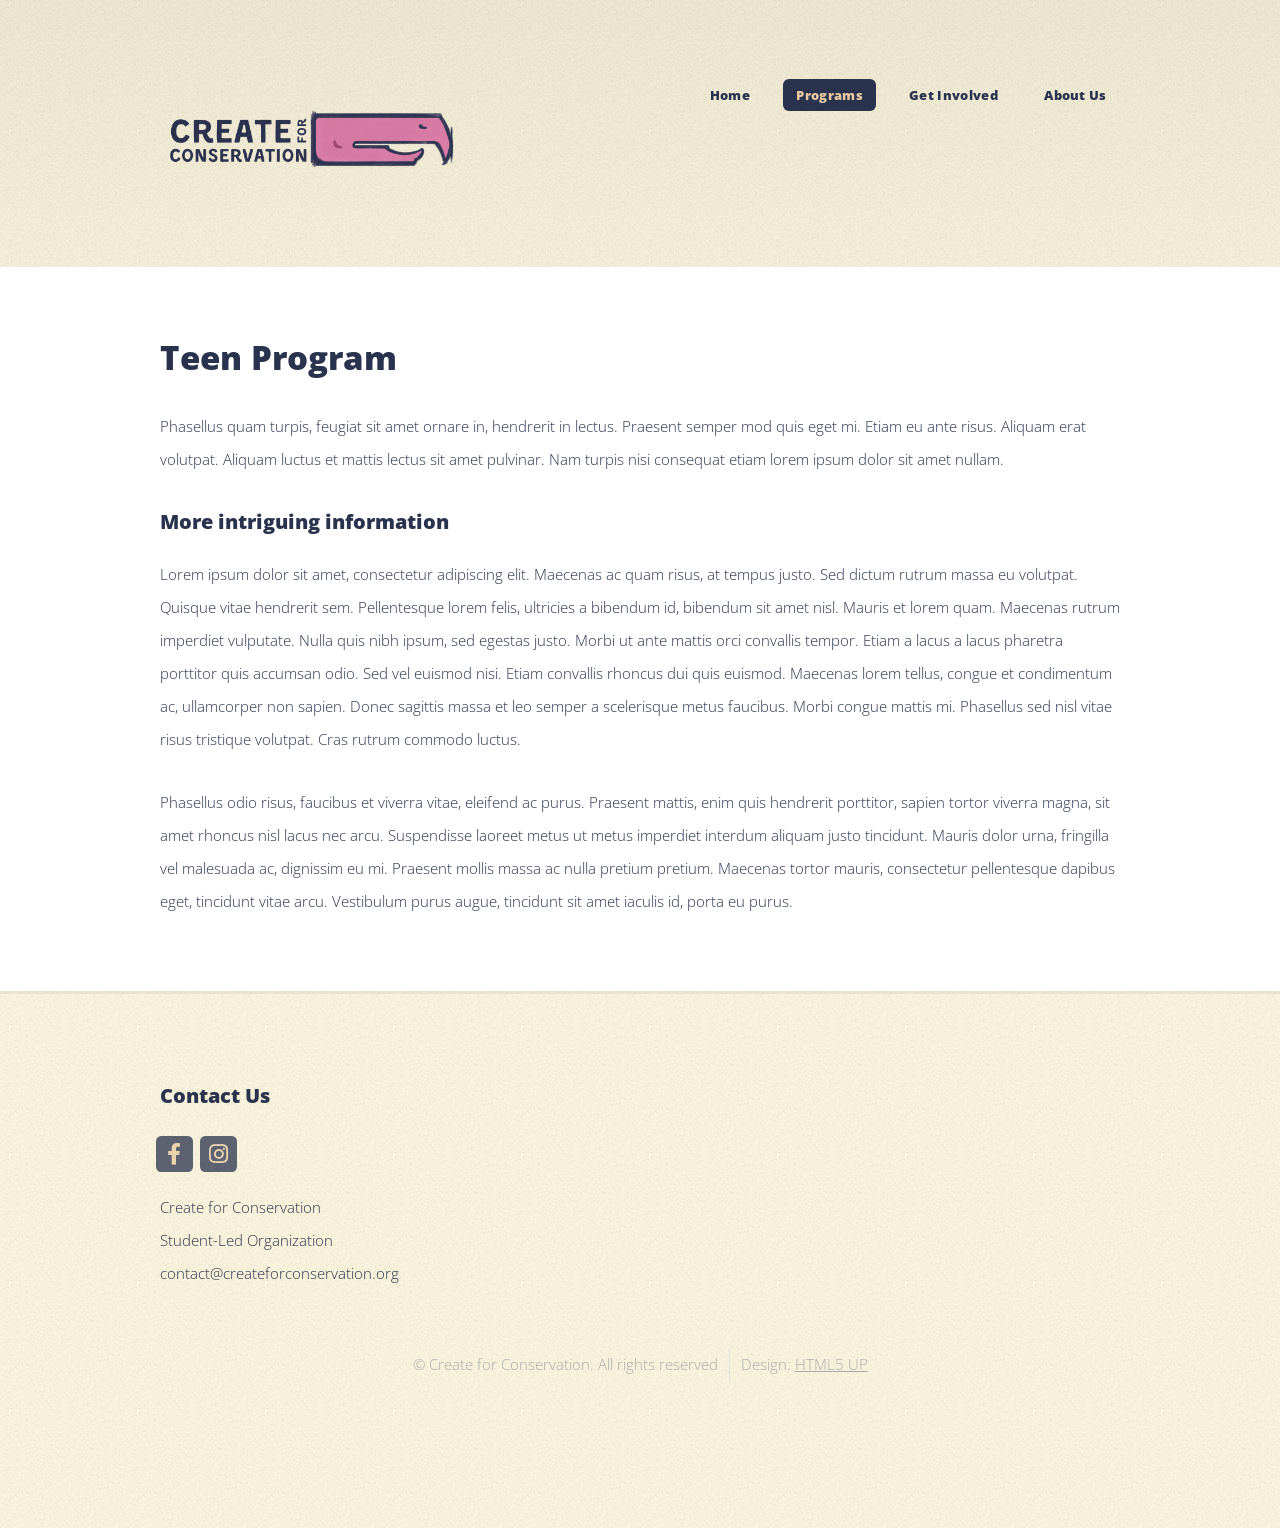
<file: teen-program.html>
<!DOCTYPE HTML>
<!--
	Verti by HTML5 UP
	html5up.net | @ajlkn
	Free for personal and commercial use under the CCA 3.0 license (html5up.net/license)
-->
<html>
	<head>
		<title>Teen Program - Create for Conservation</title>
		<meta charset="utf-8" />
		<meta name="viewport" content="width=device-width, initial-scale=1, user-scalable=no" />
		<link rel="stylesheet" href="assets/css/main.css" />
		<style>
	#logo img {
		max-width: 300px;
		height: auto;
	}
</style>
	</head>
	<body class="is-preload left-sidebar">
		<div id="page-wrapper">

			<!-- Header -->
<div id="header-wrapper">
	<header id="header" class="container">

		<!-- Logo -->
			<div id="logo">
				<a href="index.html"><img src="assets/css/images/C4C_Logo.png" alt="Create for Conservation" /></a>
			</div>

		<!-- Nav -->
			<nav id="nav">
				<ul>
					<li><a href="index.html">Home</a></li>
					<li class="current">
						<a href="#">Programs</a>
						<ul>
							<li><a href="primary-program.html">Primary Program</a></li>
							<li><a href="teen-program.html">Teen Program</a></li>
						</ul>
					</li>
					<li><a href="get-involved.html">Get Involved</a></li>
					<li><a href="about-us.html">About Us</a></li>
				</ul>
			</nav>

	</header>
</div>

			<!-- Main -->
<div id="main-wrapper">
	<div class="container">
		<div class="row gtr-200">
			<div class="col-12 col-12-medium">
				<div id="content">

					<!-- Content -->
						<article>

							<h2>Teen Program</h2>

							<p>Phasellus quam turpis, feugiat sit amet ornare in, hendrerit in lectus.
							Praesent semper mod quis eget mi. Etiam eu ante risus. Aliquam erat volutpat.
							Aliquam luctus et mattis lectus sit amet pulvinar. Nam turpis nisi
							consequat etiam lorem ipsum dolor sit amet nullam.</p>

							<h3>More intriguing information</h3>
							<p>Lorem ipsum dolor sit amet, consectetur adipiscing elit. Maecenas ac quam risus, at tempus
							justo. Sed dictum rutrum massa eu volutpat. Quisque vitae hendrerit sem. Pellentesque lorem felis,
							ultricies a bibendum id, bibendum sit amet nisl. Mauris et lorem quam. Maecenas rutrum imperdiet
							vulputate. Nulla quis nibh ipsum, sed egestas justo. Morbi ut ante mattis orci convallis tempor.
							Etiam a lacus a lacus pharetra porttitor quis accumsan odio. Sed vel euismod nisi. Etiam convallis
							rhoncus dui quis euismod. Maecenas lorem tellus, congue et condimentum ac, ullamcorper non sapien.
							Donec sagittis massa et leo semper a scelerisque metus faucibus. Morbi congue mattis mi.
							Phasellus sed nisl vitae risus tristique volutpat. Cras rutrum commodo luctus.</p>

							<p>Phasellus odio risus, faucibus et viverra vitae, eleifend ac purus. Praesent mattis, enim
							quis hendrerit porttitor, sapien tortor viverra magna, sit amet rhoncus nisl lacus nec arcu.
							Suspendisse laoreet metus ut metus imperdiet interdum aliquam justo tincidunt. Mauris dolor urna,
							fringilla vel malesuada ac, dignissim eu mi. Praesent mollis massa ac nulla pretium pretium.
							Maecenas tortor mauris, consectetur pellentesque dapibus eget, tincidunt vitae arcu.
							Vestibulum purus augue, tincidunt sit amet iaculis id, porta eu purus.</p>

						</article>

				</div>
			</div>
		</div>
	</div>
</div>
			<!-- Footer -->
<div id="footer-wrapper">
	<footer id="footer" class="container">
		<div class="row">
			<div class="col-12">
				<!-- Contact -->
					<section class="widget contact last">
						<h3>Contact Us</h3>
						<ul>
							<li><a href="https://www.facebook.com/share/1ZognSVCh6/?mibextid=wwXIfr" class="icon brands fa-facebook-f"><span class="label">Facebook</span></a></li>
							<li><a href="https://www.instagram.com/create4orconservation/" class="icon brands fa-instagram"><span class="label">Instagram</span></a></li>
						</ul>
						<p>Create for Conservation<br />
						Student-Led Organization<br />
						contact@createforconservation.org</p>
					</section>
			</div>
		</div>
		<div class="row">
			<div class="col-12">
				<div id="copyright">
					<ul class="menu">
						<li>&copy; Create for Conservation. All rights reserved</li><li>Design: <a href="http://html5up.net">HTML5 UP</a></li>
					</ul>
				</div>
			</div>
		</div>
	</footer>
</div>

		<!-- Scripts -->

			<script src="assets/js/jquery.min.js"></script>
			<script src="assets/js/jquery.dropotron.min.js"></script>
			<script src="assets/js/browser.min.js"></script>
			<script src="assets/js/breakpoints.min.js"></script>
			<script src="assets/js/util.js"></script>
			<script src="assets/js/main.js"></script>

	</body>
</html>
</file>
<file: assets/css/main.css>
@import url("fontawesome-all.min.css");
@import url("https://fonts.googleapis.com/css?family=Oleo+Script:400|Open+Sans:300,300italic,600,600italic,800");

/*
	Verti by HTML5 UP
	html5up.net | @ajlkn
	Free for personal and commercial use under the CCA 3.0 license (html5up.net/license)
*/

html, body, div, span, applet, object,
iframe, h1, h2, h3, h4, h5, h6, p, blockquote,
pre, a, abbr, acronym, address, big, cite,
code, del, dfn, em, img, ins, kbd, q, s, samp,
small, strike, strong, sub, sup, tt, var, b,
u, i, center, dl, dt, dd, ol, ul, li, fieldset,
form, label, legend, table, caption, tbody,
tfoot, thead, tr, th, td, article, aside,
canvas, details, embed, figure, figcaption,
footer, header, hgroup, menu, nav, output, ruby,
section, summary, time, mark, audio, video {
	margin: 0;
	padding: 0;
	border: 0;
	font-size: 100%;
	font: inherit;
	vertical-align: baseline;}

article, aside, details, figcaption, figure,
footer, header, hgroup, menu, nav, section {
	display: block;}

body {
	line-height: 1;
}

ol, ul {
	list-style: none;
}

blockquote, q {
	quotes: none;
}

	blockquote:before, blockquote:after, q:before, q:after {
		content: '';
		content: none;
	}

table {
	border-collapse: collapse;
	border-spacing: 0;
}

body {
	-webkit-text-size-adjust: none;
}

mark {
	background-color: transparent;
	color: inherit;
}

input::-moz-focus-inner {
	border: 0;
	padding: 0;
}

input, select, textarea {
	-moz-appearance: none;
	-webkit-appearance: none;
	-ms-appearance: none;
	appearance: none;
}

/* Basic */

	@-ms-viewport {
		width: device-width;
	}

	html {
		box-sizing: border-box;
	}

	*, *:before, *:after {
		box-sizing: inherit;
	}

	body {
		background-image: -moz-linear-gradient(top, rgba(0, 0, 0, 0.05), rgba(0, 0, 0, 0)), url("images/bg01.png");
		background-image: -webkit-linear-gradient(top, rgba(0, 0, 0, 0.05), rgba(0, 0, 0, 0)), url("images/bg01.png");
		background-image: -ms-linear-gradient(top, rgba(0, 0, 0, 0.05), rgba(0, 0, 0, 0)), url("images/bg01.png");
		background-image: linear-gradient(top, rgba(0, 0, 0, 0.05), rgba(0, 0, 0, 0)), url("images/bg01.png");
		background-color: #faf3dd;
		background-position: top left, top left;
		background-repeat: repeat-x, repeat;
		background-size: 100% 30em, auto;
		font-family: 'Open Sans', sans-serif;
		font-size: 13pt;
		color: #29334d;
		font-weight: 300;
		line-height: 2.25em;
	}

		body.is-preload *, body.is-preload *:before, body.is-preload *:after {
			-moz-animation: none !important;
			-webkit-animation: none !important;
			-ms-animation: none !important;
			animation: none !important;
			-moz-transition: none !important;
			-webkit-transition: none !important;
			-ms-transition: none !important;
			transition: none !important;
		}

	input, select, textarea {
		font-family: 'Open Sans', sans-serif;
		font-size: 13pt;
		color: #29334d;
		font-weight: 300;
		line-height: 2.25em;
	}

	a {
		color: #dd80ab;
		text-decoration: underline;
	}

		a:hover {
			text-decoration: none;
		}

	h1, h2, h3, h4, h5, h6 {
		color: #29334d;
		font-weight: 800;
	}

		h1 a, h2 a, h3 a, h4 a, h5 a, h6 a {
			color: inherit;
			text-decoration: none;
			outline: 0;
		}

	h2 {
		font-size: 2.25em;
		margin: 0 0 1.1em 0;
		line-height: 1em;
	}

	h3 {
		font-size: 1.35em;
		margin: 0 0 1em 0;
	}

	b, strong {
		font-weight: 600;
		color: #29334d;
	}

	i, em {
		font-style: italic;
	}

	br.clear {
		clear: both;
	}

	sub {
		position: relative;
		top: 0.5em;
		font-size: 0.8em;
	}

	sup {
		position: relative;
		top: -0.5em;
		font-size: 0.8em;
	}

	hr {
		border: 0;
		border-top: solid 1px #eee;
	}

	blockquote {
		border-left: solid 0.5em #eee;
		padding: 1em 0 1em 2em;
		font-style: italic;
	}

	p, ul, ol, dl, table {
		margin-bottom: 2em;
	}

/* Container */

	.container {
		margin: 0 auto;
		max-width: 100%;
		width: 1400px;
	}

		@media screen and (max-width: 1680px) {

			.container {
				width: 1200px;
			}

		}

		@media screen and (max-width: 1280px) {

			.container {
				width: 960px;
			}

		}

		@media screen and (max-width: 980px) {

			.container {
				width: 90%;
			}

		}

		@media screen and (max-width: 736px) {

			.container {
				width: 100%;
			}

		}

/* Row */

	.row {
		display: flex;
		flex-wrap: wrap;
		box-sizing: border-box;
		align-items: stretch;
	}

		.row > * {
			box-sizing: border-box;
		}

		.row.gtr-uniform > * > :last-child {
			margin-bottom: 0;
		}

		.row.aln-left {
			justify-content: flex-start;
		}

		.row.aln-center {
			justify-content: center;
		}

		.row.aln-right {
			justify-content: flex-end;
		}

		.row.aln-top {
			align-items: flex-start;
		}

		.row.aln-middle {
			align-items: center;
		}

		.row.aln-bottom {
			align-items: flex-end;
		}

		.row > .imp {
			order: -1;
		}

		.row > .col-1 {
			width: 8.33333%;
		}

		.row > .off-1 {
			margin-left: 8.33333%;
		}

		.row > .col-2 {
			width: 16.66667%;
		}

		.row > .off-2 {
			margin-left: 16.66667%;
		}

		.row > .col-3 {
			width: 25%;
		}

		.row > .off-3 {
			margin-left: 25%;
		}

		.row > .col-4 {
			width: 33.33333%;
		}

		.row > .off-4 {
			margin-left: 33.33333%;
		}

		.row > .col-5 {
			width: 41.66667%;
		}

		.row > .off-5 {
			margin-left: 41.66667%;
		}

		.row > .col-6 {
			width: 50%;
		}

		.row > .off-6 {
			margin-left: 50%;
		}

		.row > .col-7 {
			width: 58.33333%;
		}

		.row > .off-7 {
			margin-left: 58.33333%;
		}

		.row > .col-8 {
			width: 66.66667%;
		}

		.row > .off-8 {
			margin-left: 66.66667%;
		}

		.row > .col-9 {
			width: 75%;
		}

		.row > .off-9 {
			margin-left: 75%;
		}

		.row > .col-10 {
			width: 83.33333%;
		}

		.row > .off-10 {
			margin-left: 83.33333%;
		}

		.row > .col-11 {
			width: 91.66667%;
		}

		.row > .off-11 {
			margin-left: 91.66667%;
		}

		.row > .col-12 {
			width: 100%;
		}

		.row > .off-12 {
			margin-left: 100%;
		}

		.row.gtr-0 {
			margin-top: 0px;
			margin-left: 0px;
		}

			.row.gtr-0 > * {
				padding: 0px 0 0 0px;
			}

			.row.gtr-0.gtr-uniform {
				margin-top: 0px;
			}

				.row.gtr-0.gtr-uniform > * {
					padding-top: 0px;
				}

		.row.gtr-25 {
			margin-top: -10px;
			margin-left: -10px;
		}

			.row.gtr-25 > * {
				padding: 10px 0 0 10px;
			}

			.row.gtr-25.gtr-uniform {
				margin-top: -10px;
			}

				.row.gtr-25.gtr-uniform > * {
					padding-top: 10px;
				}

		.row.gtr-50 {
			margin-top: -20px;
			margin-left: -20px;
		}

			.row.gtr-50 > * {
				padding: 20px 0 0 20px;
			}

			.row.gtr-50.gtr-uniform {
				margin-top: -20px;
			}

				.row.gtr-50.gtr-uniform > * {
					padding-top: 20px;
				}

		.row {
			margin-top: -40px;
			margin-left: -40px;
		}

			.row > * {
				padding: 40px 0 0 40px;
			}

			.row.gtr-uniform {
				margin-top: -40px;
			}

				.row.gtr-uniform > * {
					padding-top: 40px;
				}

		.row.gtr-150 {
			margin-top: -60px;
			margin-left: -60px;
		}

			.row.gtr-150 > * {
				padding: 60px 0 0 60px;
			}

			.row.gtr-150.gtr-uniform {
				margin-top: -60px;
			}

				.row.gtr-150.gtr-uniform > * {
					padding-top: 60px;
				}

		.row.gtr-200 {
			margin-top: -80px;
			margin-left: -80px;
		}

			.row.gtr-200 > * {
				padding: 80px 0 0 80px;
			}

			.row.gtr-200.gtr-uniform {
				margin-top: -80px;
			}

				.row.gtr-200.gtr-uniform > * {
					padding-top: 80px;
				}

		@media screen and (max-width: 1680px) {

			.row {
				display: flex;
				flex-wrap: wrap;
				box-sizing: border-box;
				align-items: stretch;
			}

				.row > * {
					box-sizing: border-box;
				}

				.row.gtr-uniform > * > :last-child {
					margin-bottom: 0;
				}

				.row.aln-left {
					justify-content: flex-start;
				}

				.row.aln-center {
					justify-content: center;
				}

				.row.aln-right {
					justify-content: flex-end;
				}

				.row.aln-top {
					align-items: flex-start;
				}

				.row.aln-middle {
					align-items: center;
				}

				.row.aln-bottom {
					align-items: flex-end;
				}

				.row > .imp-xlarge {
					order: -1;
				}

				.row > .col-1-xlarge {
					width: 8.33333%;
				}

				.row > .off-1-xlarge {
					margin-left: 8.33333%;
				}

				.row > .col-2-xlarge {
					width: 16.66667%;
				}

				.row > .off-2-xlarge {
					margin-left: 16.66667%;
				}

				.row > .col-3-xlarge {
					width: 25%;
				}

				.row > .off-3-xlarge {
					margin-left: 25%;
				}

				.row > .col-4-xlarge {
					width: 33.33333%;
				}

				.row > .off-4-xlarge {
					margin-left: 33.33333%;
				}

				.row > .col-5-xlarge {
					width: 41.66667%;
				}

				.row > .off-5-xlarge {
					margin-left: 41.66667%;
				}

				.row > .col-6-xlarge {
					width: 50%;
				}

				.row > .off-6-xlarge {
					margin-left: 50%;
				}

				.row > .col-7-xlarge {
					width: 58.33333%;
				}

				.row > .off-7-xlarge {
					margin-left: 58.33333%;
				}

				.row > .col-8-xlarge {
					width: 66.66667%;
				}

				.row > .off-8-xlarge {
					margin-left: 66.66667%;
				}

				.row > .col-9-xlarge {
					width: 75%;
				}

				.row > .off-9-xlarge {
					margin-left: 75%;
				}

				.row > .col-10-xlarge {
					width: 83.33333%;
				}

				.row > .off-10-xlarge {
					margin-left: 83.33333%;
				}

				.row > .col-11-xlarge {
					width: 91.66667%;
				}

				.row > .off-11-xlarge {
					margin-left: 91.66667%;
				}

				.row > .col-12-xlarge {
					width: 100%;
				}

				.row > .off-12-xlarge {
					margin-left: 100%;
				}

				.row.gtr-0 {
					margin-top: 0px;
					margin-left: 0px;
				}

					.row.gtr-0 > * {
						padding: 0px 0 0 0px;
					}

					.row.gtr-0.gtr-uniform {
						margin-top: 0px;
					}

						.row.gtr-0.gtr-uniform > * {
							padding-top: 0px;
						}

				.row.gtr-25 {
					margin-top: -10px;
					margin-left: -10px;
				}

					.row.gtr-25 > * {
						padding: 10px 0 0 10px;
					}

					.row.gtr-25.gtr-uniform {
						margin-top: -10px;
					}

						.row.gtr-25.gtr-uniform > * {
							padding-top: 10px;
						}

				.row.gtr-50 {
					margin-top: -20px;
					margin-left: -20px;
				}

					.row.gtr-50 > * {
						padding: 20px 0 0 20px;
					}

					.row.gtr-50.gtr-uniform {
						margin-top: -20px;
					}

						.row.gtr-50.gtr-uniform > * {
							padding-top: 20px;
						}

				.row {
					margin-top: -40px;
					margin-left: -40px;
				}

					.row > * {
						padding: 40px 0 0 40px;
					}

					.row.gtr-uniform {
						margin-top: -40px;
					}

						.row.gtr-uniform > * {
							padding-top: 40px;
						}

				.row.gtr-150 {
					margin-top: -60px;
					margin-left: -60px;
				}

					.row.gtr-150 > * {
						padding: 60px 0 0 60px;
					}

					.row.gtr-150.gtr-uniform {
						margin-top: -60px;
					}

						.row.gtr-150.gtr-uniform > * {
							padding-top: 60px;
						}

				.row.gtr-200 {
					margin-top: -80px;
					margin-left: -80px;
				}

					.row.gtr-200 > * {
						padding: 80px 0 0 80px;
					}

					.row.gtr-200.gtr-uniform {
						margin-top: -80px;
					}

						.row.gtr-200.gtr-uniform > * {
							padding-top: 80px;
						}

		}

		@media screen and (max-width: 1280px) {

			.row {
				display: flex;
				flex-wrap: wrap;
				box-sizing: border-box;
				align-items: stretch;
			}

				.row > * {
					box-sizing: border-box;
				}

				.row.gtr-uniform > * > :last-child {
					margin-bottom: 0;
				}

				.row.aln-left {
					justify-content: flex-start;
				}

				.row.aln-center {
					justify-content: center;
				}

				.row.aln-right {
					justify-content: flex-end;
				}

				.row.aln-top {
					align-items: flex-start;
				}

				.row.aln-middle {
					align-items: center;
				}

				.row.aln-bottom {
					align-items: flex-end;
				}

				.row > .imp-large {
					order: -1;
				}

				.row > .col-1-large {
					width: 8.33333%;
				}

				.row > .off-1-large {
					margin-left: 8.33333%;
				}

				.row > .col-2-large {
					width: 16.66667%;
				}

				.row > .off-2-large {
					margin-left: 16.66667%;
				}

				.row > .col-3-large {
					width: 25%;
				}

				.row > .off-3-large {
					margin-left: 25%;
				}

				.row > .col-4-large {
					width: 33.33333%;
				}

				.row > .off-4-large {
					margin-left: 33.33333%;
				}

				.row > .col-5-large {
					width: 41.66667%;
				}

				.row > .off-5-large {
					margin-left: 41.66667%;
				}

				.row > .col-6-large {
					width: 50%;
				}

				.row > .off-6-large {
					margin-left: 50%;
				}

				.row > .col-7-large {
					width: 58.33333%;
				}

				.row > .off-7-large {
					margin-left: 58.33333%;
				}

				.row > .col-8-large {
					width: 66.66667%;
				}

				.row > .off-8-large {
					margin-left: 66.66667%;
				}

				.row > .col-9-large {
					width: 75%;
				}

				.row > .off-9-large {
					margin-left: 75%;
				}

				.row > .col-10-large {
					width: 83.33333%;
				}

				.row > .off-10-large {
					margin-left: 83.33333%;
				}

				.row > .col-11-large {
					width: 91.66667%;
				}

				.row > .off-11-large {
					margin-left: 91.66667%;
				}

				.row > .col-12-large {
					width: 100%;
				}

				.row > .off-12-large {
					margin-left: 100%;
				}

				.row.gtr-0 {
					margin-top: 0px;
					margin-left: 0px;
				}

					.row.gtr-0 > * {
						padding: 0px 0 0 0px;
					}

					.row.gtr-0.gtr-uniform {
						margin-top: 0px;
					}

						.row.gtr-0.gtr-uniform > * {
							padding-top: 0px;
						}

				.row.gtr-25 {
					margin-top: -6.25px;
					margin-left: -6.25px;
				}

					.row.gtr-25 > * {
						padding: 6.25px 0 0 6.25px;
					}

					.row.gtr-25.gtr-uniform {
						margin-top: -6.25px;
					}

						.row.gtr-25.gtr-uniform > * {
							padding-top: 6.25px;
						}

				.row.gtr-50 {
					margin-top: -12.5px;
					margin-left: -12.5px;
				}

					.row.gtr-50 > * {
						padding: 12.5px 0 0 12.5px;
					}

					.row.gtr-50.gtr-uniform {
						margin-top: -12.5px;
					}

						.row.gtr-50.gtr-uniform > * {
							padding-top: 12.5px;
						}

				.row {
					margin-top: -25px;
					margin-left: -25px;
				}

					.row > * {
						padding: 25px 0 0 25px;
					}

					.row.gtr-uniform {
						margin-top: -25px;
					}

						.row.gtr-uniform > * {
							padding-top: 25px;
						}

				.row.gtr-150 {
					margin-top: -37.5px;
					margin-left: -37.5px;
				}

					.row.gtr-150 > * {
						padding: 37.5px 0 0 37.5px;
					}

					.row.gtr-150.gtr-uniform {
						margin-top: -37.5px;
					}

						.row.gtr-150.gtr-uniform > * {
							padding-top: 37.5px;
						}

				.row.gtr-200 {
					margin-top: -50px;
					margin-left: -50px;
				}

					.row.gtr-200 > * {
						padding: 50px 0 0 50px;
					}

					.row.gtr-200.gtr-uniform {
						margin-top: -50px;
					}

						.row.gtr-200.gtr-uniform > * {
							padding-top: 50px;
						}

		}

		@media screen and (max-width: 980px) {

			.row {
				display: flex;
				flex-wrap: wrap;
				box-sizing: border-box;
				align-items: stretch;
			}

				.row > * {
					box-sizing: border-box;
				}

				.row.gtr-uniform > * > :last-child {
					margin-bottom: 0;
				}

				.row.aln-left {
					justify-content: flex-start;
				}

				.row.aln-center {
					justify-content: center;
				}

				.row.aln-right {
					justify-content: flex-end;
				}

				.row.aln-top {
					align-items: flex-start;
				}

				.row.aln-middle {
					align-items: center;
				}

				.row.aln-bottom {
					align-items: flex-end;
				}

				.row > .imp-medium {
					order: -1;
				}

				.row > .col-1-medium {
					width: 8.33333%;
				}

				.row > .off-1-medium {
					margin-left: 8.33333%;
				}

				.row > .col-2-medium {
					width: 16.66667%;
				}

				.row > .off-2-medium {
					margin-left: 16.66667%;
				}

				.row > .col-3-medium {
					width: 25%;
				}

				.row > .off-3-medium {
					margin-left: 25%;
				}

				.row > .col-4-medium {
					width: 33.33333%;
				}

				.row > .off-4-medium {
					margin-left: 33.33333%;
				}

				.row > .col-5-medium {
					width: 41.66667%;
				}

				.row > .off-5-medium {
					margin-left: 41.66667%;
				}

				.row > .col-6-medium {
					width: 50%;
				}

				.row > .off-6-medium {
					margin-left: 50%;
				}

				.row > .col-7-medium {
					width: 58.33333%;
				}

				.row > .off-7-medium {
					margin-left: 58.33333%;
				}

				.row > .col-8-medium {
					width: 66.66667%;
				}

				.row > .off-8-medium {
					margin-left: 66.66667%;
				}

				.row > .col-9-medium {
					width: 75%;
				}

				.row > .off-9-medium {
					margin-left: 75%;
				}

				.row > .col-10-medium {
					width: 83.33333%;
				}

				.row > .off-10-medium {
					margin-left: 83.33333%;
				}

				.row > .col-11-medium {
					width: 91.66667%;
				}

				.row > .off-11-medium {
					margin-left: 91.66667%;
				}

				.row > .col-12-medium {
					width: 100%;
				}

				.row > .off-12-medium {
					margin-left: 100%;
				}

				.row.gtr-0 {
					margin-top: 0px;
					margin-left: 0px;
				}

					.row.gtr-0 > * {
						padding: 0px 0 0 0px;
					}

					.row.gtr-0.gtr-uniform {
						margin-top: 0px;
					}

						.row.gtr-0.gtr-uniform > * {
							padding-top: 0px;
						}

				.row.gtr-25 {
					margin-top: -6.25px;
					margin-left: -6.25px;
				}

					.row.gtr-25 > * {
						padding: 6.25px 0 0 6.25px;
					}

					.row.gtr-25.gtr-uniform {
						margin-top: -6.25px;
					}

						.row.gtr-25.gtr-uniform > * {
							padding-top: 6.25px;
						}

				.row.gtr-50 {
					margin-top: -12.5px;
					margin-left: -12.5px;
				}

					.row.gtr-50 > * {
						padding: 12.5px 0 0 12.5px;
					}

					.row.gtr-50.gtr-uniform {
						margin-top: -12.5px;
					}

						.row.gtr-50.gtr-uniform > * {
							padding-top: 12.5px;
						}

				.row {
					margin-top: -25px;
					margin-left: -25px;
				}

					.row > * {
						padding: 25px 0 0 25px;
					}

					.row.gtr-uniform {
						margin-top: -25px;
					}

						.row.gtr-uniform > * {
							padding-top: 25px;
						}

				.row.gtr-150 {
					margin-top: -37.5px;
					margin-left: -37.5px;
				}

					.row.gtr-150 > * {
						padding: 37.5px 0 0 37.5px;
					}

					.row.gtr-150.gtr-uniform {
						margin-top: -37.5px;
					}

						.row.gtr-150.gtr-uniform > * {
							padding-top: 37.5px;
						}

				.row.gtr-200 {
					margin-top: -50px;
					margin-left: -50px;
				}

					.row.gtr-200 > * {
						padding: 50px 0 0 50px;
					}

					.row.gtr-200.gtr-uniform {
						margin-top: -50px;
					}

						.row.gtr-200.gtr-uniform > * {
							padding-top: 50px;
						}

		}

		@media screen and (max-width: 736px) {

			.row {
				display: flex;
				flex-wrap: wrap;
				box-sizing: border-box;
				align-items: stretch;
			}

				.row > * {
					box-sizing: border-box;
				}

				.row.gtr-uniform > * > :last-child {
					margin-bottom: 0;
				}

				.row.aln-left {
					justify-content: flex-start;
				}

				.row.aln-center {
					justify-content: center;
				}

				.row.aln-right {
					justify-content: flex-end;
				}

				.row.aln-top {
					align-items: flex-start;
				}

				.row.aln-middle {
					align-items: center;
				}

				.row.aln-bottom {
					align-items: flex-end;
				}

				.row > .imp-small {
					order: -1;
				}

				.row > .col-1-small {
					width: 8.33333%;
				}

				.row > .off-1-small {
					margin-left: 8.33333%;
				}

				.row > .col-2-small {
					width: 16.66667%;
				}

				.row > .off-2-small {
					margin-left: 16.66667%;
				}

				.row > .col-3-small {
					width: 25%;
				}

				.row > .off-3-small {
					margin-left: 25%;
				}

				.row > .col-4-small {
					width: 33.33333%;
				}

				.row > .off-4-small {
					margin-left: 33.33333%;
				}

				.row > .col-5-small {
					width: 41.66667%;
				}

				.row > .off-5-small {
					margin-left: 41.66667%;
				}

				.row > .col-6-small {
					width: 50%;
				}

				.row > .off-6-small {
					margin-left: 50%;
				}

				.row > .col-7-small {
					width: 58.33333%;
				}

				.row > .off-7-small {
					margin-left: 58.33333%;
				}

				.row > .col-8-small {
					width: 66.66667%;
				}

				.row > .off-8-small {
					margin-left: 66.66667%;
				}

				.row > .col-9-small {
					width: 75%;
				}

				.row > .off-9-small {
					margin-left: 75%;
				}

				.row > .col-10-small {
					width: 83.33333%;
				}

				.row > .off-10-small {
					margin-left: 83.33333%;
				}

				.row > .col-11-small {
					width: 91.66667%;
				}

				.row > .off-11-small {
					margin-left: 91.66667%;
				}

				.row > .col-12-small {
					width: 100%;
				}

				.row > .off-12-small {
					margin-left: 100%;
				}

				.row.gtr-0 {
					margin-top: 0px;
					margin-left: 0px;
				}

					.row.gtr-0 > * {
						padding: 0px 0 0 0px;
					}

					.row.gtr-0.gtr-uniform {
						margin-top: 0px;
					}

						.row.gtr-0.gtr-uniform > * {
							padding-top: 0px;
						}

				.row.gtr-25 {
					margin-top: -5px;
					margin-left: -5px;
				}

					.row.gtr-25 > * {
						padding: 5px 0 0 5px;
					}

					.row.gtr-25.gtr-uniform {
						margin-top: -5px;
					}

						.row.gtr-25.gtr-uniform > * {
							padding-top: 5px;
						}

				.row.gtr-50 {
					margin-top: -10px;
					margin-left: -10px;
				}

					.row.gtr-50 > * {
						padding: 10px 0 0 10px;
					}

					.row.gtr-50.gtr-uniform {
						margin-top: -10px;
					}

						.row.gtr-50.gtr-uniform > * {
							padding-top: 10px;
						}

				.row {
					margin-top: -20px;
					margin-left: -20px;
				}

					.row > * {
						padding: 20px 0 0 20px;
					}

					.row.gtr-uniform {
						margin-top: -20px;
					}

						.row.gtr-uniform > * {
							padding-top: 20px;
						}

				.row.gtr-150 {
					margin-top: -30px;
					margin-left: -30px;
				}

					.row.gtr-150 > * {
						padding: 30px 0 0 30px;
					}

					.row.gtr-150.gtr-uniform {
						margin-top: -30px;
					}

						.row.gtr-150.gtr-uniform > * {
							padding-top: 30px;
						}

				.row.gtr-200 {
					margin-top: -40px;
					margin-left: -40px;
				}

					.row.gtr-200 > * {
						padding: 40px 0 0 40px;
					}

					.row.gtr-200.gtr-uniform {
						margin-top: -40px;
					}

						.row.gtr-200.gtr-uniform > * {
							padding-top: 40px;
						}

		}

/* Section/Article */

	section, article {
		margin-bottom: 5em;
	}

	section > :last-child,
	article > :last-child,
	section:last-child,
	article:last-child {
		margin-bottom: 0;
	}

	header {
		margin: 0 0 2em 0;
	}

		header h2, header h3 {
			margin: 0 0 0.25em 0;
		}

		header p {
			margin: 0;
		}

	footer {
		margin: 2.5em 0 0 0;
	}

/* Forms */

	form label {
		display: block;
		font-weight: 800;
		margin: 0 0 1em 0;
		font-size: 0.8em;
		color: #29334d;
	}

	form input[type="text"],
	form input[type="email"],
	form input[type="password"],
	form select,
	form textarea {
		-webkit-appearance: none;
		display: block;
		width: 100%;
		border-radius: 8px;
		border: solid 1px #eee;
	}

		form input[type="text"]:focus,
		form input[type="email"]:focus,
		form input[type="password"]:focus,
		form select:focus,
		form textarea:focus {
			border-color: #dd80ab;
		}

	form input[type="text"],
	form input[type="email"],
	form input[type="password"] {
		line-height: 3em;
		padding: 0 1em;
	}

	form select {
		line-height: 3em;
		padding: 0 1em;
	}

	form textarea {
		min-height: 9em;
		padding: 1em;
	}

	form ::-webkit-input-placeholder {
		color: #555 !important;
	}

	form :-moz-placeholder {
		color: #555 !important;
	}

	form ::-moz-placeholder {
		color: #555 !important;
	}

	form :-ms-input-placeholder {
		color: #555 !important;
	}

	form ::-moz-focus-inner {
		border: 0;
	}

/* Tables */

	table {
		width: 100%;
	}

		table tr {
			border-top: solid 1px #eee;
		}

			table tr:first-child {
				border-top: 0;
			}

		table td {
			padding: 0.5em 1em 0.5em 1em;
		}

		table th {
			text-align: left;
			padding: 0.5em 1em 0.5em 1em;
			font-weight: 800;
			margin: 0 0 1em 0;
		}

		table thead {
			background: #404248;
			color: #fff;
		}

/* Image */

	.image {
		display: inline-block;
		outline: 0;
	}

		.image img {
			display: block;
			width: 100%;
			border-radius: 8px;
		}

		.image.fit {
			display: block;
			width: 100%;
		}

		.image.featured {
			display: block;
			width: 100%;
			margin: 0 0 2.5em 0;
		}

		.image.left {
			float: left;
			margin: 0 2em 2em 0;
		}

		.image.centered {
			display: block;
			margin: 0 0 2.5em 0;
		}

			.image.centered img {
				margin: 0 auto;
				width: auto;
			}

/* Button */

	input[type="button"],
	input[type="submit"],
	input[type="reset"],
	button,
	.button {
		-moz-transition: background-color .25s ease-in-out;
		-webkit-transition: background-color .25s ease-in-out;
		-ms-transition: background-color .25s ease-in-out;
		transition: background-color .25s ease-in-out;
		-webkit-appearance: none;
		position: relative;
		display: inline-block;
		background: #dd80ab;
		color: #e8c9a2;
		text-decoration: none;
		border-radius: 6px;
		font-weight: 800;
		outline: 0;
		border: 0;
		cursor: pointer;
		font-size: 1.35em;
		padding: 0.6em 1.5em;
	}

		input[type="button"].icon:before,
		input[type="submit"].icon:before,
		input[type="reset"].icon:before,
		button.icon:before,
		.button.icon:before {
			position: relative;
			margin-right: 0.5em;
			top: 0.05em;
		}

		input[type="button"]:hover,
		input[type="submit"]:hover,
		input[type="reset"]:hover,
		button:hover,
		.button:hover {
			background: #e99ec0;
		}

		input[type="button"]:active,
		input[type="submit"]:active,
		input[type="reset"]:active,
		button:active,
		.button:active {
			background: #d5669c;
		}

		input[type="button"].alt,
		input[type="submit"].alt,
		input[type="reset"].alt,
		button.alt,
		.button.alt {
			background: #f1f1f1;
			background: rgba(0, 0, 0, 0.05);
			color: #29334d;
		}

			input[type="button"].alt:hover,
			input[type="submit"].alt:hover,
			input[type="reset"].alt:hover,
			button.alt:hover,
			.button.alt:hover {
				background: #e8e8e8;
				background: rgba(0, 0, 0, 0.085);
			}

			input[type="button"].alt:active,
			input[type="submit"].alt:active,
			input[type="reset"].alt:active,
			button.alt:active,
			.button.alt:active {
				background: #e4e4e4;
				background: rgba(0, 0, 0, 0.15);
			}

		input[type="button"].large,
		input[type="submit"].large,
		input[type="reset"].large,
		button.large,
		.button.large {
			font-size: 2.25em;
			padding: 0.8em 0.9em;
		}

/* List */

	ul {
		list-style: disc;
		padding-left: 1em;
	}

		ul li {
			padding-left: 0.5em;
		}

		ul.style2 {
			list-style: none;
			padding-left: 0;
		}

			ul.style2 li {
				padding-left: 0;
			}

	ol {
		list-style: decimal;
		padding-left: 1.25em;
	}

		ol li {
			padding-left: 0.25em;
		}

/* Actions */

	ul.actions {
		list-style: none;
		padding-left: 0;
	}

		ul.actions li {
			display: inline-block;
			padding: 0 0 0 0.25em;
			margin: 0 0 0 0.25em;
		}

			ul.actions li:first-child {
				margin-left: 0;
				padding-left: 0;
			}

/* Menu */

	ul.menu {
		list-style: none;
		padding-left: 0;
	}

		ul.menu li {
			border-left: solid 1px #e0e0e0;
			display: inline-block;
			padding: 0 0 0 0.75em;
			margin: 0 0 0 0.75em;
		}

			ul.menu li:first-child {
				border-left: 0;
				margin-left: 0;
				padding-left: 0;
			}

/* Box */

	.box {
		background: #fff;
		border-radius: 6px;
		box-shadow: 0px 3px 0px 0px rgba(0, 0, 0, 0.05);
		padding: 2em;
	}

		.box.feature {
			padding: 0;
		}

			.box.feature .inner {
				padding: 4em 2em 3em 2em;
			}

			.box.feature h2 {
				font-size: 1.35em;
			}

			.box.feature p {
				margin: 0;
			}

			.box.feature .image {
				position: relative;
				margin: 0;
			}

				.box.feature .image img {
					border-bottom-left-radius: 0;
					border-bottom-right-radius: 0;
				}

/* Icons */

	.icon {
		text-decoration: none;
		position: relative;
		text-decoration: none;
	}

		.icon:before {
			-moz-osx-font-smoothing: grayscale;
			-webkit-font-smoothing: antialiased;
			display: inline-block;
			font-style: normal;
			font-variant: normal;
			text-rendering: auto;
			line-height: 1;
			text-transform: none !important;
			font-family: 'Font Awesome 5 Free';
			font-weight: 400;
		}

		.icon:before {
			line-height: inherit;
		}

		.icon.solid:before {
			font-weight: 900;
		}

		.icon.brands:before {
			font-family: 'Font Awesome 5 Brands';
		}

		.icon > .label {
			display: none;
		}

/* Widgets */

	.widget.thumbnails .grid {
		margin: 0 0 3em 0;
	}

	.widget.thumbnails .image {
		margin: 0;
	}

	.widget.contact ul {
		list-style: none;
		padding-left: 0;
		overflow: hidden;
		position: relative;
		left: -4px;
		top: 4px;
		margin-bottom: 1.5em;
	}

		.widget.contact ul li {
			display: inline-block;
			margin-right: 0.25em;
			padding-left: 0;
		}

			.widget.contact ul li a {
				-moz-transition: background-color .25s ease-in-out;
				-webkit-transition: background-color .25s ease-in-out;
				-ms-transition: background-color .25s ease-in-out;
				transition: background-color .25s ease-in-out;
				display: inline-block;
				width: 2.5em;
				height: 2.5em;
				text-align: center;
				line-height: 2.5em;
				border-radius: 0.35em;
				outline: 0;
				opacity: 0.75;
				text-decoration: none;
				background: #29334d;
			}

				.widget.contact ul li a:before {
					color: #e8c9a2;
					font-size: 1.5em;
					line-height: inherit;
				}

				.widget.contact ul li a:hover {
					background: #3a4666;
				}

				.widget.contact ul li a:active {
					background: #4a5a80;
				}

/* Wrappers */

	#header-wrapper {
		padding: 4.5em 0 3em 0;
	}

	#features-wrapper {
		padding: 3em 0 3em 0;
	}

	#main-wrapper {
		background: #fff;
		box-shadow: 0px 3px 0px 0px rgba(0, 0, 0, 0.05);
		padding: 5em 0 5em 0;
	}

	#footer-wrapper {
		padding: 6em 0 8em 0;
	}

/* Header */

	#header {
		position: relative;
	}

/* Logo */

	#logo {
		display: inline-block;
	}

		#logo h1 {
			background: #dd80ab;
			color: #e8c9a2;
			border-radius: 6px;
			font-family: 'Oleo Script', serif;
			font-weight: 400;
			padding: 0.25em 0.2em 0.25em 0.2em;
			font-size: 3.25em;
			letter-spacing: 0.05em;
			display: inline-block;
			vertical-align: middle;
		}

		#logo span {
			font-weight: 800;
			line-height: 4.5em;
			letter-spacing: 0.025em;
			font-size: 0.9em;
			vertical-align: middle;
			margin: 0 0 0 1.25em;
		}

/* Nav */

	#nav {
		position: absolute;
		right: 0;
		top: 0;
		font-size: 0.9em;
	}

		#nav ul {
			list-style: none;
			padding-left: 0;
		}

			#nav ul li {
				float: left;
				line-height: 4.5em;
				padding-left: 1.5em;
			}

				#nav ul li a, #nav ul li span {
					-moz-transition: background-color .25s ease-in-out;
					-webkit-transition: background-color .25s ease-in-out;
					-ms-transition: background-color .25s ease-in-out;
					transition: background-color .25s ease-in-out;
					font-weight: 800;
					letter-spacing: 0.025em;
					color: #29334d;
					text-decoration: none;
					border-radius: 6px;
					padding: 0.5em 1em 0.5em 1em;
				}

				#nav ul li > ul {
					display: none;
				}

				#nav ul li:hover a, #nav ul li:hover span {
					background: #fff;
				}

				#nav ul li.active a, #nav ul li.active span {
					background: #fff;
				}

				#nav ul li.current a {
					background: #29334d;
					color: #e8c9a2;
				}

	.dropotron {
		background: #fff;
		letter-spacing: 0.025em;
		color: #29334d;
		text-decoration: none;
		border-radius: 6px;
		padding: 0.75em 0;
		min-width: 15em;
		box-shadow: inset 0 0 0 1px rgba(0, 0, 0, 0.1), 0 0.25em 0.25em 0.1em rgba(0, 0, 0, 0.025);
		margin-top: calc(-0.75em + 1px);
		margin-left: -1px;
		list-style: none;
		padding-left: 0;
	}

		.dropotron li {
			border-top: solid 1px #eee;
			line-height: 3em;
			padding-left: 0;
		}

			.dropotron li:first-child {
				border-top: 0;
			}

			.dropotron li > a, .dropotron li > span {
				-moz-transition: color .25s ease-in-out, background-color .25s ease-in-out;
				-webkit-transition: color .25s ease-in-out, background-color .25s ease-in-out;
				-ms-transition: color .25s ease-in-out, background-color .25s ease-in-out;
				transition: color .25s ease-in-out, background-color .25s ease-in-out;
				text-decoration: none;
				color: inherit;
				display: block;
				padding: 0 1.5em;
			}

				.dropotron li > a:hover, .dropotron li > span:hover {
					background: #faf3dd;
				}

			.dropotron li.active > a, .dropotron li.active > span {
				background: #faf3dd;
			}

		.dropotron.level-0 {
			font-size: 0.8em;
			margin-left: 1.5em;
			margin-top: 0;
		}

			.dropotron.level-0:before {
				content: '';
				position: absolute;
				top: -0.5em;
				left: 1em;
				border-bottom: solid 0.75em #ffffff;
				border-left: solid 0.75em transparent;
				border-right: solid 0.75em transparent;
				z-index: 1;
			}

/* Banner */

	#banner {
		position: relative;
		padding: 4.5em;
	}

		#banner h2 {
			font-size: 3.5em;
			margin: 0.1em 0 0.35em 0;
		}

		#banner p {
			font-size: 2.75em;
			line-height: 1.35em;
			margin: 0;
		}

		#banner .button {
			width: 100%;
			margin-bottom: 0.5em;
		}

			#banner .button.icon:before {
				position: absolute;
				right: 0.15em;
				top: 50%;
				margin-top: -0.5em;
			}

			#banner .button.alt {
				margin-bottom: 0;
			}

		#banner ul {
			list-style: none;
			padding-left: 0;
			margin: 0 0 0 2em;
		}

			#banner ul li {
				padding-left: 0;
			}

/* Footer */

	#footer {
		margin-top: 0;
	}

		#footer a {
			color: inherit;
		}

	#copyright {
		color: #aaa;
		padding: 4em 0 0 0;
		text-align: center;
	}

		#copyright a {
			color: inherit;
		}

/* XLarge */

	@media screen and (max-width: 1680px) {

		/* Basic */

			body, input, select, textarea {
				font-size: 12pt;
			}

	}

/* Large */

	@media screen and (max-width: 1280px) {

		/* Basic */

			body, input, select, textarea {
				font-size: 11pt;
			}

	}

/* Medium */

	#navPanel, #navToggle {
		display: none;
	}

	@media screen and (max-width: 980px) {

		/* Basic */

			html, body {
				overflow-x: hidden;
			}

			body, input, select, textarea {
				font-size: 11pt;
			}

		/* Section/Article */

			section, article {
				clear: both;
				margin-bottom: 3em !important;
			}

			section.last, article.last {
				margin-bottom: 0 !important;
			}

		/* Image */

			.image.left {
				width: 25%;
				margin-bottom: 2em !important;
			}

		/* Menu */

			ul.menu li {
				display: block;
				border: 0 !important;
				padding: 0 !important;
				margin: 0 !important;
			}

		/* Actions */

			ul.actions li {
				display: block;
				padding: 0;
				margin: 1em 0 0 0;
			}

				ul.actions li:first-child {
					margin-top: 0;
				}

		/* Button */

			input[type="button"],
			input[type="submit"],
			input[type="reset"],
			button,
			.button {
				width: 100%;
				text-align: center;
				font-size: 1.35em;
				padding: 0.85em 0 !important;
			}

				input[type="button"].icon,
				input[type="submit"].icon,
				input[type="reset"].icon,
				button.icon,
				.button.icon {
					padding-right: 0.75em !important;
				}

					input[type="button"].icon:before,
					input[type="submit"].icon:before,
					input[type="reset"].icon:before,
					button.icon:before,
					.button.icon:before {
						margin-right: 0.5em;
						top: 0.05em;
					}

		/* Wrappers */

			#header-wrapper {
				padding: 3em 0 1em 0;
				text-align: center;
			}

			#footer-wrapper {
				padding: 6em 0 4em 0;
			}

		/* Header */

			#header {
				margin: 0 auto;
			}

		/* Logo */

			#logo span {
				display: block;
				margin: 0;
			}

		/* Nav */

			#nav {
				display: none;
			}

		/* Banner */

			#banner {
				padding: 4.5em 3em;
				text-align: center;
			}

				#banner ul {
					margin: 2em 0 0 0;
				}

				#banner .button.icon:before {
					position: relative;
					right: auto;
					top: auto;
				}

		/* Content */

			#content {
				border-bottom: solid 1px #e8e8e8;
				padding-bottom: 4em;
				margin-bottom: 0 !important;
			}

				#content > :last-child {
					margin-bottom: 0 !important;
				}

			#sidebar > :last-child {
				margin-bottom: 0 !important;
			}

		/* Footer */

			#copyright {
				padding: 0;
			}

		/* Nav */

			#page-wrapper {
				-moz-backface-visibility: hidden;
				-webkit-backface-visibility: hidden;
				-ms-backface-visibility: hidden;
				backface-visibility: hidden;
				-moz-transition: -moz-transform 0.5s ease;
				-webkit-transition: -webkit-transform 0.5s ease;
				-ms-transition: -ms-transform 0.5s ease;
				transition: transform 0.5s ease;
				padding-bottom: 1px;
			}

			#navToggle {
				-moz-backface-visibility: hidden;
				-webkit-backface-visibility: hidden;
				-ms-backface-visibility: hidden;
				backface-visibility: hidden;
				-moz-transition: -moz-transform 0.5s ease;
				-webkit-transition: -webkit-transform 0.5s ease;
				-ms-transition: -ms-transform 0.5s ease;
				transition: transform 0.5s ease;
				display: block;
				height: 44px;
				left: 0;
				position: fixed;
				top: 0;
				width: 100%;
				z-index: 10001;
			}

				#navToggle .toggle {
					text-decoration: none;
					width: 70px;
					height: 50px;
					opacity: 0.35;
				}

					#navToggle .toggle:before {
						-moz-osx-font-smoothing: grayscale;
						-webkit-font-smoothing: antialiased;
						display: inline-block;
						font-style: normal;
						font-variant: normal;
						text-rendering: auto;
						line-height: 1;
						text-transform: none !important;
						font-family: 'Font Awesome 5 Free';
						font-weight: 900;
					}

					#navToggle .toggle:before {
						display: inline-block;
						text-decoration: none;
						position: absolute;
						left: 6px;
						top: 6px;
						background: rgba(0, 0, 0, 0.5);
						width: 58px;
						height: 38px;
						border-radius: 6px;
						content: '\f0c9';
						color: #fff;
						text-align: center;
						line-height: 38px;
						font-size: 20px;
					}

					#navToggle .toggle:active {
						opacity: 0.75;
					}

			#navPanel {
				-moz-backface-visibility: hidden;
				-webkit-backface-visibility: hidden;
				-ms-backface-visibility: hidden;
				backface-visibility: hidden;
				-moz-transform: translateX(-275px);
				-webkit-transform: translateX(-275px);
				-ms-transform: translateX(-275px);
				transform: translateX(-275px);
				-moz-transition: -moz-transform 0.5s ease;
				-webkit-transition: -webkit-transform 0.5s ease;
				-ms-transition: -ms-transform 0.5s ease;
				transition: transform 0.5s ease;
				display: block;
				height: 100%;
				left: 0;
				overflow-y: auto;
				position: fixed;
				top: 0;
				width: 275px;
				z-index: 10002;
				background: #fff;
				box-shadow: inset -3px 0px 0px 0px #dfdfdf;
				padding: 0 23px 0 20px;
			}

				#navPanel .link {
					display: block;
					text-decoration: none;
					height: 54px;
					line-height: 54px;
					border-top: solid 1px #e8e8e8;
					color: #29334d;
				}

					#navPanel .link:first-child {
						border-top: 0;
					}

				#navPanel .indent-1 {
					display: inline-block;
					width: 1em;
				}

				#navPanel .indent-2 {
					display: inline-block;
					width: 2em;
				}

				#navPanel .indent-3 {
					display: inline-block;
					width: 3em;
				}

				#navPanel .indent-4 {
					display: inline-block;
					width: 4em;
				}

				#navPanel .indent-5 {
					display: inline-block;
					width: 5em;
				}

				#navPanel .depth-0 {
					color: #29334d;
					font-weight: 800;
				}

			body.navPanel-visible #page-wrapper {
				-moz-transform: translateX(275px);
				-webkit-transform: translateX(275px);
				-ms-transform: translateX(275px);
				transform: translateX(275px);
			}

			body.navPanel-visible #navToggle {
				-moz-transform: translateX(275px);
				-webkit-transform: translateX(275px);
				-ms-transform: translateX(275px);
				transform: translateX(275px);
			}

			body.navPanel-visible #navPanel {
				-moz-transform: translateX(0);
				-webkit-transform: translateX(0);
				-ms-transform: translateX(0);
				transform: translateX(0);
			}

	}

/* Small */

	@media screen and (max-width: 736px) {

		/* Basic */

			body, input, select, textarea {
				line-height: 2em;
			}

			h2, h3, h4, h5, h6 {
				font-size: 13pt;
				margin: 0 0 1em 0;
			}

		/* Section/Article */

			section, article {
				clear: both;
				margin-bottom: 3em !important;
			}

			section.last, article.last {
				margin-bottom: 0 !important;
			}

		/* Image */

			.image.left {
				width: 25%;
				margin-bottom: 2em !important;
			}

		/* Menu */

			ul.menu li {
				display: block;
				border: 0 !important;
				padding: 0 !important;
				margin: 0 !important;
			}

		/* Actions */

			ul.actions li {
				display: block;
				padding: 0;
				margin: 1em 0 0 0;
			}

				ul.actions li:first-child {
					margin-top: 0;
				}

		/* Button */

			input[type="button"],
			input[type="submit"],
			input[type="reset"],
			button,
			.button {
				width: 100%;
				text-align: center;
				font-size: 1.25em !important;
				padding: 0.65em 0 !important;
			}

				input[type="button"].icon,
				input[type="submit"].icon,
				input[type="reset"].icon,
				button.icon,
				.button.icon {
					padding-right: 0.75em !important;
				}

					input[type="button"].icon:before,
					input[type="submit"].icon:before,
					input[type="reset"].icon:before,
					button.icon:before,
					.button.icon:before {
						margin-right: 0.5em;
						top: 0.05em;
					}

		/* Box */

			.box {
				padding: 15px 15px 15px 15px;
				margin: 0;
			}

				.box.feature {
					margin: 20px 0 0 0 !important;
					padding: 0;
				}

					.box.feature .inner {
						padding: 30px 15px 30px 15px;
					}

					.box.feature p {
						margin: 0;
					}

					.box.feature .image {
						position: relative;
						margin: 0;
					}

						.box.feature .image img {
							border-bottom-left-radius: 0;
							border-bottom-right-radius: 0;
						}

		/* Widgets */

			.widget.thumbnails .image {
				margin: 0;
			}

			.widget.thumbnails .x {
				padding: 1em 0.5em 0 0;
			}

			.widget.thumbnails .y {
				padding: 1em 0 0 0.5em;
			}

			.widget.thumbnails .row:first-child .x, .widget.thumbnails .row:first-child .y {
				padding-top: 0;
			}

		/* Wrappers */

			#header-wrapper {
				padding: 3em 0 1.5em 0;
			}

			#banner-wrapper {
				padding: 0 15px 0 15px;
			}

			#features-wrapper {
				padding: 0 15px 40px 15px;
			}

			#main-wrapper, #footer-wrapper {
				padding: 40px 30px 40px 30px;
			}

		/* Logo */

			#logo h1 {
				font-size: 2.75em;
				padding: 0.2em 0.275em;
			}

			#logo span {
				line-height: 3em;
			}

		/* Banner */

			#banner {
				text-align: center;
				padding: 15px 15px 15px 15px;
				margin: 0 auto !important;
			}

				#banner h2 {
					font-size: 2em;
					margin: 0.75em 0 0.5em 0;
				}

				#banner p {
					font-size: 1.5em;
					line-height: 1.5em;
					margin: 0;
				}

				#banner ul {
					margin: 0;
				}

				#banner .button {
					margin: 0 0 1em 0;
				}

		/* Content */

			#content {
				padding-bottom: 3em;
			}

		/* Footer */

			#footer section {
				border-bottom: solid 1px #ccc;
				padding-bottom: 3em;
				margin-bottom: 1em !important;
			}

			#copyright {
				text-align: left;
			}

	}
</file>
